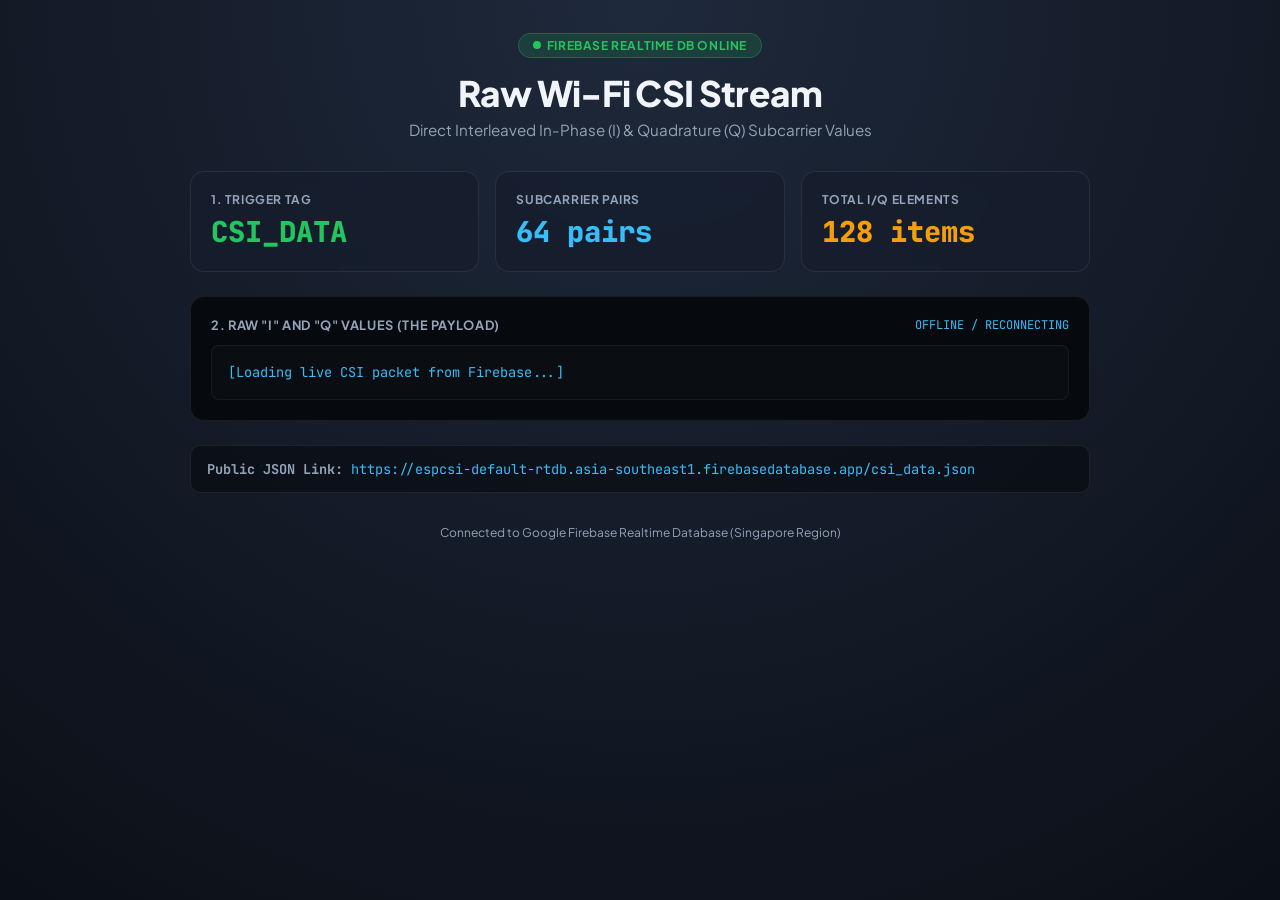
<file: dashboard/live_firebase.html>
<!DOCTYPE html>
<html lang="en">
<head>
  <meta charset="UTF-8">
  <meta name="viewport" content="width=device-width, initial-scale=1.0">
  <title>Room OS — Live Raw CSI & I/Q Stream (Firebase)</title>
  <link rel="preconnect" href="https://fonts.googleapis.com">
  <link rel="preconnect" href="https://fonts.gstatic.com" crossorigin>
  <link href="https://fonts.googleapis.com/css2?family=JetBrains+Mono:wght@400;600;700&family=Plus+Jakarta+Sans:wght@400;600;700;800&display=swap" rel="stylesheet">
  <style>
    :root {
      --bg: #0b0f17;
      --card-bg: rgba(22, 30, 46, 0.75);
      --border: rgba(255, 255, 255, 0.08);
      --cyan: #38bdf8;
      --green: #22c55e;
      --amber: #f59e0b;
      --text: #f1f5f9;
      --dim: #94a3b8;
    }
    * { box-sizing: border-box; margin: 0; padding: 0; }
    body {
      background: radial-gradient(circle at 50% 0%, #1e293b 0%, #0b0f17 100%);
      color: var(--text);
      font-family: 'Plus Jakarta Sans', sans-serif;
      min-height: 100vh;
      display: flex;
      flex-direction: column;
      align-items: center;
      padding: 2rem 1rem;
    }
    .container { width: 100%; max-width: 900px; }
    .header { text-align: center; margin-bottom: 2rem; }
    .badge {
      display: inline-flex;
      align-items: center;
      gap: 6px;
      padding: 4px 14px;
      border-radius: 999px;
      font-size: 0.75rem;
      font-weight: 700;
      letter-spacing: 0.05em;
      text-transform: uppercase;
      background: rgba(34, 197, 94, 0.15);
      color: var(--green);
      border: 1px solid rgba(34, 197, 94, 0.3);
      margin-bottom: 0.75rem;
    }
    .badge::before {
      content: '';
      width: 8px;
      height: 8px;
      border-radius: 50%;
      background: var(--green);
      animation: pulse 1.2s infinite;
    }
    @keyframes pulse { 0%, 100% { opacity: 1; } 50% { opacity: 0.3; } }
    h1 { font-size: 2.2rem; font-weight: 800; letter-spacing: -0.02em; }
    .subtitle { color: var(--dim); font-size: 0.95rem; margin-top: 0.35rem; }

    .grid { display: grid; grid-template-columns: repeat(auto-fit, minmax(240px, 1fr)); gap: 1rem; margin-bottom: 1.5rem; }
    .card {
      background: var(--card-bg);
      border: 1px solid var(--border);
      backdrop-filter: blur(12px);
      border-radius: 14px;
      padding: 1.25rem;
    }
    .card-label { font-size: 0.75rem; font-weight: 700; color: var(--dim); letter-spacing: 0.05em; text-transform: uppercase; }
    .card-value { font-size: 1.8rem; font-weight: 800; margin-top: 0.35rem; font-family: 'JetBrains Mono', monospace; }
    
    /* Code Viewer for Raw I/Q */
    .raw-container {
      background: #06090e;
      border: 1px solid var(--border);
      border-radius: 14px;
      padding: 1.25rem;
      margin-bottom: 1.5rem;
    }
    .raw-header {
      display: flex;
      justify-content: space-between;
      align-items: center;
      margin-bottom: 0.75rem;
    }
    .raw-title { font-size: 0.8rem; font-weight: 700; color: var(--dim); letter-spacing: 0.05em; text-transform: uppercase; }
    .raw-count { font-size: 0.75rem; color: var(--cyan); font-family: 'JetBrains Mono', monospace; }
    .raw-box {
      background: rgba(255,255,255,0.02);
      border: 1px solid rgba(255,255,255,0.05);
      border-radius: 8px;
      padding: 1rem;
      font-family: 'JetBrains Mono', monospace;
      font-size: 0.85rem;
      line-height: 1.6;
      color: #38bdf8;
      max-height: 220px;
      overflow-y: auto;
      word-break: break-all;
    }

    .url-box {
      background: rgba(0,0,0,0.4);
      border: 1px solid var(--border);
      border-radius: 10px;
      padding: 0.85rem 1rem;
      font-size: 0.85rem;
      font-family: 'JetBrains Mono', monospace;
      color: var(--dim);
      word-break: break-all;
    }
    .url-box a { color: var(--cyan); text-decoration: none; }
    .url-box a:hover { text-decoration: underline; }
    .footer { text-align: center; color: var(--dim); font-size: 0.75rem; margin-top: 2rem; }
  </style>
</head>
<body>
  <div class="container">
    <div class="header">
      <div class="badge">FIREBASE REALTIME DB ONLINE</div>
      <h1>Raw Wi-Fi CSI Stream</h1>
      <p class="subtitle">Direct Interleaved In-Phase (I) & Quadrature (Q) Subcarrier Values</p>
    </div>

    <!-- Top Key Metrics -->
    <div class="grid">
      <div class="card">
        <div class="card-label">1. Trigger Tag</div>
        <div class="card-value" id="val-tag" style="color: var(--green);">CSI_DATA</div>
      </div>
      <div class="card">
        <div class="card-label">Subcarrier Pairs</div>
        <div class="card-value" id="val-subcarriers" style="color: var(--cyan);">64 pairs</div>
      </div>
      <div class="card">
        <div class="card-label">Total I/Q Elements</div>
        <div class="card-value" id="val-total-iq" style="color: var(--amber);">128 items</div>
      </div>
    </div>

    <!-- Raw I/Q Payload Box -->
    <div class="raw-container">
      <div class="raw-header">
        <span class="raw-title">2. Raw "I" and "Q" Values (The Payload)</span>
        <span class="raw-count" id="raw-status">STREAMING LIVE</span>
      </div>
      <div class="raw-box" id="raw-payload">
        [Loading live CSI packet from Firebase...]
      </div>
    </div>

    <!-- Public Direct URL Link -->
    <div class="url-box">
      <strong>Public JSON Link:</strong> <a id="link-url" href="https://espcsi-default-rtdb.asia-southeast1.firebasedatabase.app/csi_data.json" target="_blank">https://espcsi-default-rtdb.asia-southeast1.firebasedatabase.app/csi_data.json</a>
    </div>

    <div class="footer">
      Connected to Google Firebase Realtime Database (Singapore Region)
    </div>
  </div>

  <script>
    const DB_URL = "https://espcsi-default-rtdb.asia-southeast1.firebasedatabase.app/csi_data.json";

    async function fetchCSI() {
      try {
        const res = await fetch(DB_URL + '?t=' + Date.now());
        if (!res.ok) return;
        const d = await res.json();
        if (!d) return;

        // 1. Trigger Tag / Sequence
        if (d.tag) {
          document.getElementById('val-tag').textContent = d.tag;
        } else if (d.sequence !== undefined) {
          document.getElementById('val-tag').textContent = `SEQ #${d.sequence}`;
        } else {
          document.getElementById('val-tag').textContent = 'CSI_DATA';
        }

        // 2. Raw I/Q Values (supports both raw_iq and csi_raw schema)
        const iq = d.raw_iq || d.csi_raw;
        if (!iq || !Array.isArray(iq) || iq.length === 0) {
          return;
        }

        document.getElementById('val-total-iq').textContent = `${iq.length} items`;
        document.getElementById('val-subcarriers').textContent = `${Math.floor(iq.length / 2)} pairs`;

        document.getElementById('raw-payload').textContent = JSON.stringify(iq);
        document.getElementById('raw-status').textContent = `LIVE (${iq.length} values)`;
      } catch (e) {
        console.error(e);
        document.getElementById('raw-status').textContent = 'OFFLINE / RECONNECTING';
      }
    }

    setInterval(fetchCSI, 67); // 15 packets per second (~66.7 ms)
    fetchCSI();
  </script>
</body>
</html>
</file>
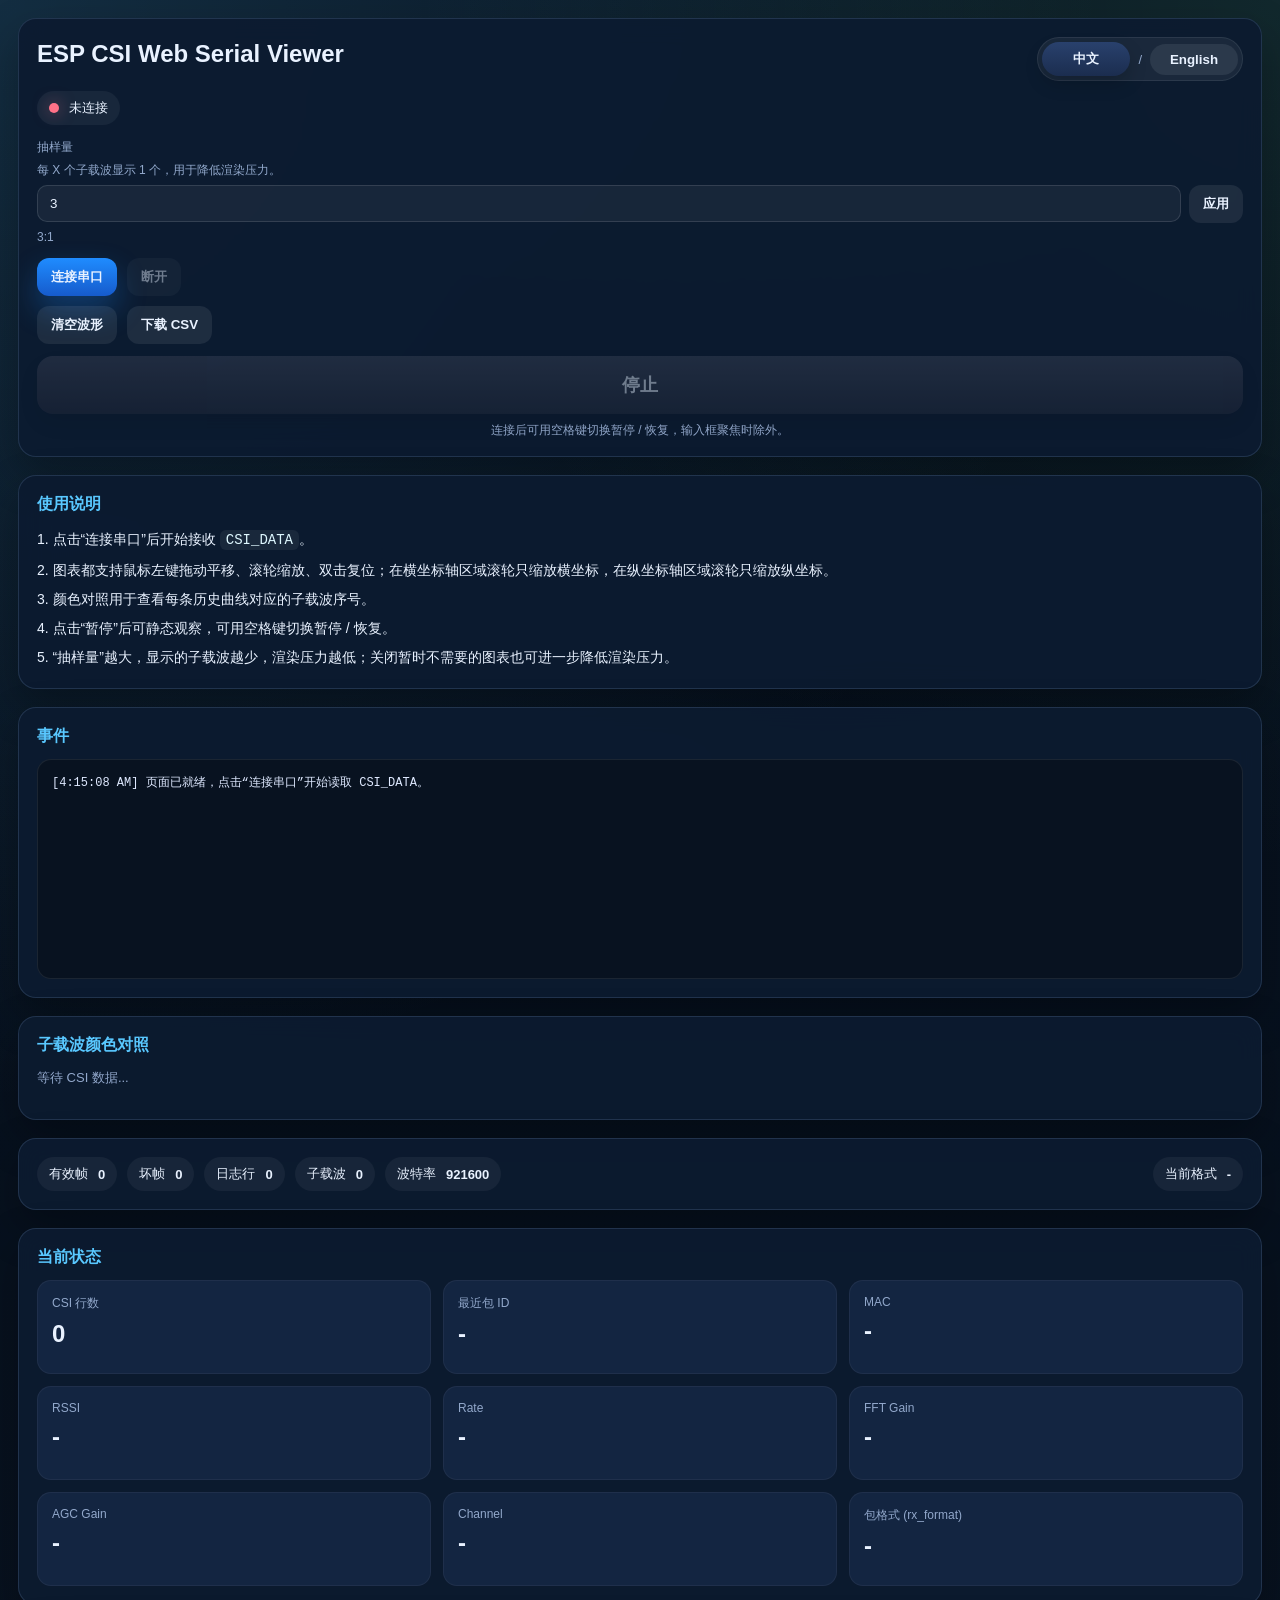
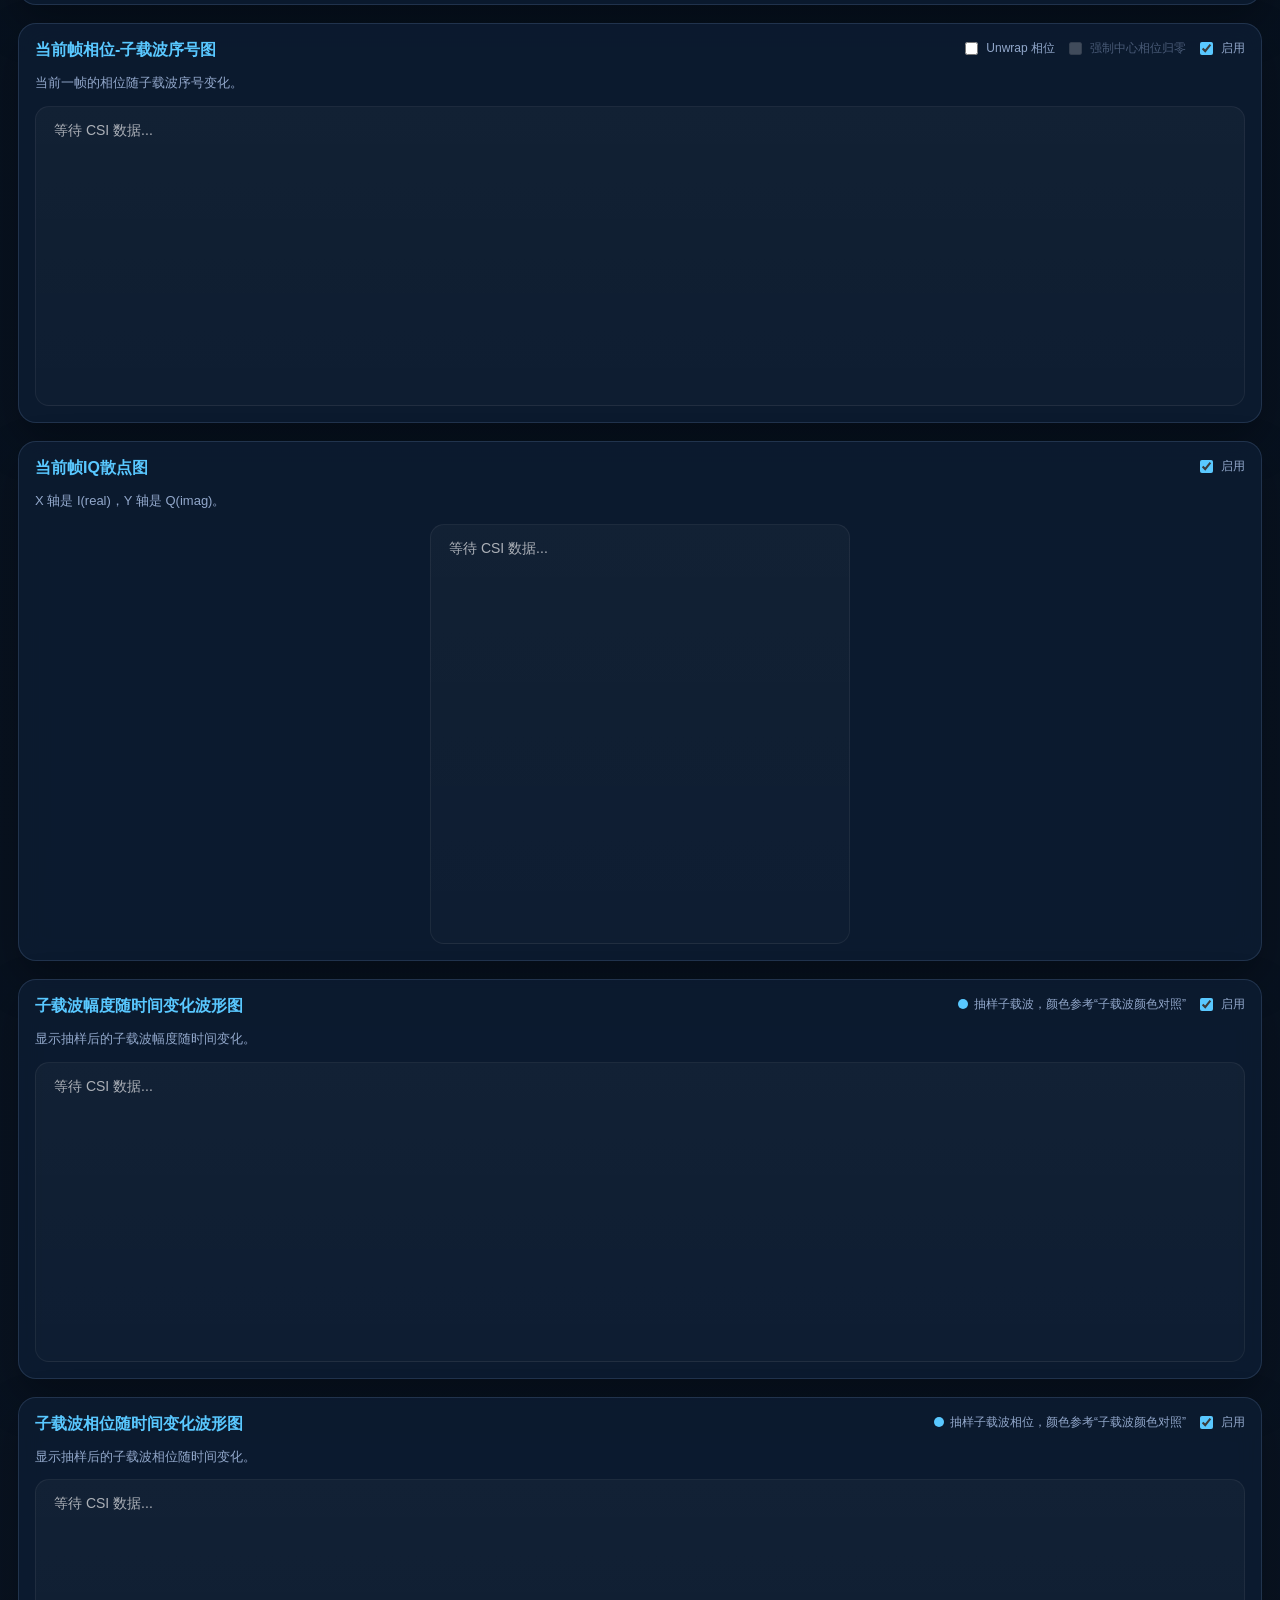
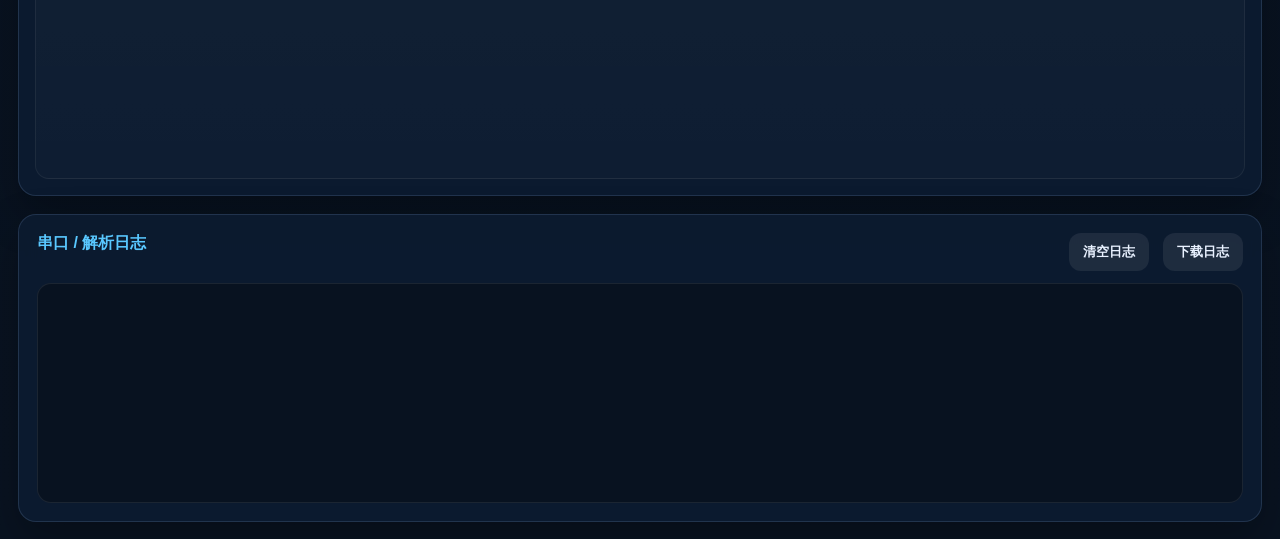
<file: examples/get-started/tools/csi_viewer.html>
<!DOCTYPE html>
<html lang="zh-CN">
<head>
  <meta charset="UTF-8">
  <meta name="viewport" content="width=device-width, initial-scale=1.0">
  <title>ESP CSI Web Serial Viewer</title>
  <style>
    :root {
      --bg: #07111f;
      --bg-soft: #0d1c31;
      --panel: rgba(12, 27, 48, 0.94);
      --panel-2: rgba(20, 38, 67, 0.96);
      --border: rgba(159, 197, 255, 0.15);
      --text: #e9f2ff;
      --muted: #92a8cb;
      --accent: #59c8ff;
      --accent-2: #79ffbb;
      --warn: #ffbe5c;
      --danger: #ff7288;
      --grid: rgba(255, 255, 255, 0.08);
      --shadow: 0 18px 44px rgba(0, 0, 0, 0.28);
    }

    * {
      box-sizing: border-box;
    }

    body {
      margin: 0;
      color: var(--text);
      font-family: "Segoe UI", "PingFang SC", "Microsoft YaHei", sans-serif;
      background:
        radial-gradient(circle at top left, rgba(89, 200, 255, 0.16), transparent 28%),
        radial-gradient(circle at top right, rgba(121, 255, 187, 0.10), transparent 22%),
        linear-gradient(180deg, #06101d 0%, #091321 100%);
    }

    .app {
      max-width: 1680px;
      margin: 0 auto;
      padding: 18px;
      display: grid;
      grid-template-columns: 340px minmax(0, 1fr);
      gap: 18px;
    }

    .sidebar,
    .main {
      display: flex;
      flex-direction: column;
      gap: 18px;
      min-width: 0;
    }

    .panel {
      background: var(--panel);
      border: 1px solid var(--border);
      border-radius: 18px;
      box-shadow: var(--shadow);
      overflow: hidden;
      backdrop-filter: blur(12px);
    }

    .section {
      padding: 18px;
    }

    h1,
    h2,
    h3,
    p {
      margin: 0;
    }

    h1 {
      font-size: 24px;
      margin-bottom: 10px;
    }

    h2 {
      font-size: 16px;
      color: var(--accent);
      margin-bottom: 12px;
    }

    .muted {
      color: var(--muted);
      font-size: 13px;
      line-height: 1.6;
    }

    .status-pill {
      display: inline-flex;
      align-items: center;
      gap: 10px;
      padding: 8px 12px;
      border-radius: 999px;
      background: rgba(255, 255, 255, 0.05);
      font-size: 13px;
    }

    .status-dot {
      width: 10px;
      height: 10px;
      border-radius: 999px;
      background: var(--danger);
      box-shadow: 0 0 16px rgba(255, 114, 136, 0.55);
    }

    .status-dot.connected {
      background: var(--accent-2);
      box-shadow: 0 0 16px rgba(121, 255, 187, 0.6);
    }

    .row,
    .button-row,
    .toolbar {
      display: flex;
      flex-wrap: wrap;
      gap: 10px;
      align-items: center;
    }

    .toolbar {
      justify-content: space-between;
    }

    .lang-switch {
      display: inline-flex;
      align-items: center;
      gap: 8px;
      padding: 4px;
      border-radius: 999px;
      background: rgba(255, 255, 255, 0.06);
      border: 1px solid rgba(255, 255, 255, 0.08);
    }

    .lang-switch button {
      min-width: 88px;
      padding: 8px 12px;
      border-radius: 999px;
      background: transparent;
    }

    .lang-switch button.active {
      background: linear-gradient(180deg, #29416d, #1b2d4f);
      box-shadow: 0 8px 18px rgba(0, 0, 0, 0.18);
    }

    .lang-switch-separator {
      color: var(--muted);
      font-size: 13px;
      user-select: none;
    }

    label {
      display: flex;
      flex-direction: column;
      gap: 6px;
      font-size: 12px;
      color: var(--muted);
    }

    input {
      width: 100%;
      background: rgba(255, 255, 255, 0.05);
      color: var(--text);
      border: 1px solid rgba(255, 255, 255, 0.12);
      border-radius: 10px;
      padding: 10px 12px;
      outline: none;
    }

    input:disabled {
      opacity: 0.75;
      cursor: not-allowed;
    }

    button {
      border: 0;
      border-radius: 12px;
      padding: 10px 14px;
      background: linear-gradient(180deg, #29416d, #1b2d4f);
      color: var(--text);
      font-weight: 600;
      cursor: pointer;
      transition: transform 0.12s ease, opacity 0.12s ease, box-shadow 0.12s ease, filter 0.12s ease;
    }

    button:hover:not(:disabled) {
      transform: translateY(-1px);
    }

    button:active:not(:disabled),
    button.button-pressed:not(:disabled) {
      transform: translateY(1px) scale(0.985);
      filter: brightness(1.08);
      box-shadow: inset 0 2px 10px rgba(0, 0, 0, 0.22);
    }

    button:disabled {
      opacity: 0.45;
      cursor: not-allowed;
    }

    button.secondary {
      background: rgba(255, 255, 255, 0.08);
    }

    button.primary {
      background: linear-gradient(180deg, #1f8cff, #165bcc);
      box-shadow: 0 14px 30px rgba(31, 140, 255, 0.30);
    }

    button.primary:hover:not(:disabled) {
      box-shadow: 0 16px 34px rgba(31, 140, 255, 0.36);
    }

    .control-grid {
      display: grid;
      grid-template-columns: 1fr;
      gap: 12px;
    }

    .stat-grid {
      display: grid;
      grid-template-columns: repeat(5, minmax(0, 1fr));
      gap: 12px;
    }

    .stat-card {
      background: var(--panel-2);
      border-radius: 14px;
      padding: 14px;
      min-height: 94px;
      border: 1px solid rgba(255, 255, 255, 0.05);
    }

    .stat-card .label {
      color: var(--muted);
      font-size: 12px;
      margin-bottom: 8px;
    }

    .stat-card .value {
      font-size: 24px;
      line-height: 1.2;
      font-weight: 700;
      word-break: break-word;
    }

    .chart-grid {
      display: grid;
      grid-template-columns: repeat(2, minmax(0, 1fr));
      gap: 18px;
    }

    .chart-card {
      padding: 16px;
    }

    .chart-card.full {
      grid-column: 1 / -1;
    }

    .chart-head {
      display: flex;
      justify-content: space-between;
      gap: 12px;
      margin-bottom: 12px;
      align-items: flex-start;
    }

    .legend {
      display: flex;
      flex-wrap: wrap;
      gap: 10px;
      justify-content: flex-end;
      color: var(--muted);
      font-size: 12px;
    }

    label.toggle-switch {
      flex-direction: row;
      align-items: center;
      gap: 8px;
      color: var(--muted);
      font-size: 12px;
      cursor: pointer;
      user-select: none;
      white-space: nowrap;
    }

    label.toggle-switch.is-disabled {
      opacity: 0.45;
      cursor: not-allowed;
    }

    label.toggle-switch.is-disabled input {
      cursor: not-allowed;
    }

    label.toggle-switch input {
      width: auto;
      margin: 0;
      padding: 0;
      accent-color: var(--accent);
      cursor: pointer;
    }

    .chart-head-right {
      display: flex;
      align-items: center;
      flex-wrap: wrap;
      gap: 14px;
      justify-content: flex-end;
    }

    .chart-card.chart-disabled canvas {
      display: none;
    }

    .legend-item {
      display: inline-flex;
      align-items: center;
      gap: 6px;
    }

    .legend-dot {
      width: 10px;
      height: 10px;
      border-radius: 999px;
    }

    canvas {
      display: block;
      width: 100%;
      height: 300px;
      background: linear-gradient(180deg, rgba(255, 255, 255, 0.03), rgba(255, 255, 255, 0.015));
      border-radius: 14px;
      border: 1px solid rgba(255, 255, 255, 0.06);
      cursor: grab;
      touch-action: none;
    }

    canvas.dragging {
      cursor: grabbing;
    }

    .square-canvas {
      width: min(100%, 420px);
      height: auto;
      aspect-ratio: 1 / 1;
      margin: 0 auto;
    }

    .field-help {
      color: var(--muted);
      font-size: 12px;
      line-height: 1.4;
    }

    .inline-input-row {
      display: flex;
      align-items: center;
      gap: 8px;
    }

    .inline-input-row input {
      flex: 1 1 auto;
      min-width: 0;
    }

    .inline-input-row button {
      flex: 0 0 auto;
      white-space: nowrap;
    }

    .pause-panel {
      display: flex;
      flex-direction: column;
      gap: 8px;
      margin-top: 12px;
    }

    .pause-btn {
      width: 100%;
      min-height: 58px;
      font-size: 18px;
      font-weight: 700;
      border-radius: 16px;
      letter-spacing: 0.02em;
      box-shadow: 0 14px 30px rgba(0, 0, 0, 0.20);
    }

    .pause-btn.running {
      background: linear-gradient(180deg, #17613f, #0f412b);
    }

    .pause-btn.paused {
      background: linear-gradient(180deg, #8a5121, #5a3314);
    }

    .pause-btn.stopped {
      background: linear-gradient(180deg, #3a4257, #232a3c);
      box-shadow: 0 10px 22px rgba(0, 0, 0, 0.16);
    }

    .pause-hint {
      text-align: center;
    }

    .map-grid {
      display: grid;
      grid-template-columns: repeat(auto-fill, minmax(92px, 1fr));
      gap: 8px;
      max-height: 520px;
      overflow: auto;
    }

    .map-item {
      display: inline-flex;
      align-items: center;
      gap: 8px;
      padding: 8px 10px;
      border-radius: 10px;
      background: rgba(255, 255, 255, 0.05);
      border: 1px solid rgba(255, 255, 255, 0.06);
      font-size: 12px;
      color: var(--text);
    }

    .map-dot {
      width: 12px;
      height: 12px;
      border-radius: 999px;
      flex: 0 0 auto;
    }

    pre {
      margin: 0;
      background: #081220;
      color: #dfe9ff;
      border: 1px solid rgba(255, 255, 255, 0.08);
      border-radius: 14px;
      padding: 14px;
      font-size: 12px;
      line-height: 1.55;
      white-space: pre-wrap;
      word-break: break-word;
      overflow: auto;
    }

    .log-box {
      min-height: 220px;
      max-height: 340px;
    }

    .footer-note {
      color: var(--muted);
      font-size: 12px;
      line-height: 1.7;
    }

    .usage-guide {
      color: var(--text);
      font-size: 14px;
      line-height: 1.8;
    }

    .usage-guide > div + div {
      margin-top: 4px;
    }

    .footer-note code,
    .muted code,
    .usage-guide code {
      color: #dff8ff;
      background: rgba(255, 255, 255, 0.06);
      padding: 2px 6px;
      border-radius: 6px;
    }

    @media (max-width: 1280px) {
      .app {
        grid-template-columns: 1fr;
      }

      .stat-grid {
        grid-template-columns: repeat(3, minmax(0, 1fr));
      }

      .chart-grid {
        grid-template-columns: 1fr;
      }
    }

    @media (max-width: 760px) {
      .control-grid,
      .stat-grid {
        grid-template-columns: 1fr;
      }
    }
  </style>
</head>
<body>
  <div class="app">
    <aside class="sidebar">
      <section class="panel section">
        <div class="toolbar" style="margin-bottom: 10px;">
          <h1 id="appTitle">ESP CSI Web Serial Viewer</h1>
          <div class="lang-switch" aria-label="Language switch">
            <button id="langZhBtn" type="button" class="secondary active">中文</button>
            <span class="lang-switch-separator">/</span>
            <button id="langEnBtn" type="button" class="secondary">English</button>
          </div>
        </div>
        <div class="status-pill">
          <span id="statusDot" class="status-dot"></span>
          <span id="statusText">未连接</span>
        </div>
        <div style="height: 14px;"></div>
        <div class="control-grid">
          <label>
            <span id="sampleStrideLabel">抽样量</span>
            <span id="sampleStrideDesc" class="field-help">每 X 个子载波显示 1 个，用于降低渲染压力。</span>
            <div class="inline-input-row">
              <input id="sampleStrideInput" type="number" value="3" step="1" min="1">
              <button id="applySampleStrideBtn" type="button" class="secondary">应用</button>
            </div>
            <span id="sampleRatioHelp" class="field-help">3:1</span>
          </label>
        </div>
        <div style="height: 12px;"></div>
        <div class="button-row">
          <button id="connectBtn" class="primary">连接串口</button>
          <button id="disconnectBtn" class="secondary" disabled>断开</button>
        </div>
        <div style="height: 10px;"></div>
        <div class="button-row">
          <button id="clearChartsBtn" class="secondary">清空波形</button>
          <button id="downloadCsvBtn" class="secondary">下载 CSV</button>
        </div>
        <div class="pause-panel">
          <button id="pauseUiBtn" class="pause-btn stopped" type="button" disabled>停止</button>
          <div id="pauseHint" class="field-help pause-hint">连接后可用空格键切换暂停 / 恢复，输入框聚焦时除外。</div>
        </div>
      </section>

      <section class="panel section">
        <h2 id="usageGuideTitle">使用说明</h2>
        <div id="usageGuideBody" class="usage-guide"></div>
      </section>

      <section class="panel section">
        <h2 id="eventTitle">事件</h2>
        <pre id="eventLog" class="log-box"></pre>
      </section>

      <section class="panel section">
        <h2 id="colorMapTitle">子载波颜色对照</h2>
        <div id="colorMapDesc" class="muted" style="margin-bottom: 12px;"></div>
        <div id="subcarrierColorMap" class="map-grid"></div>
      </section>
    </aside>

    <main class="main">
      <section class="panel section">
        <div class="toolbar">
          <div class="row">
            <div id="validCountPill" class="status-pill"><span id="validCountLabel">有效帧</span><strong id="validCountText">0</strong></div>
            <div class="status-pill"><span id="invalidCountLabel">坏帧</span><strong id="invalidCountText">0</strong></div>
            <div class="status-pill"><span id="logCountLabel">日志行</span><strong id="logCountText">0</strong></div>
            <div class="status-pill"><span id="subcarrierCountLabel">子载波</span><strong id="subcarrierCountText">0</strong></div>
            <div class="status-pill"><span id="baudRateLabel">波特率</span><strong id="baudRateText">921600</strong></div>
          </div>
          <div class="status-pill"><span id="formatLabel">当前格式</span><strong id="formatText">-</strong></div>
        </div>
      </section>

      <section class="panel section">
        <h2 id="currentStateTitle">当前状态</h2>
        <div id="statGrid" class="stat-grid"></div>
      </section>

      <section class="chart-grid">
        <section id="phaseChartCard" class="panel chart-card">
          <div class="chart-head">
            <div>
              <h2 id="phaseChartTitle">当前帧相位-子载波序号图</h2>
              <p id="phaseChartDesc" class="muted">对应 Python 窗口里的 <code>Phase Data - Last Frame</code>。</p>
            </div>
            <div class="chart-head-right">
              <label class="toggle-switch">
                <input id="phaseUnwrapToggle" type="checkbox">
                <span id="phaseUnwrapLabel">Unwrap</span>
              </label>
              <label class="toggle-switch">
                <input id="phaseCenterZeroToggle" type="checkbox">
                <span id="phaseCenterZeroLabel">强制中心相位归零</span>
              </label>
              <label class="toggle-switch">
                <input id="phaseChartEnableToggle" type="checkbox" checked>
                <span class="chart-enable-label">启用</span>
              </label>
            </div>
          </div>
          <canvas id="phaseCanvas" width="1200" height="300"></canvas>
        </section>

        <section id="iqChartCard" class="panel chart-card">
          <div class="chart-head">
            <div>
              <h2 id="iqChartTitle">当前帧IQ散点图</h2>
              <p id="iqChartDesc" class="muted">X 轴是 I(real)，Y 轴是 Q(imag)。</p>
            </div>
            <div class="chart-head-right">
              <label class="toggle-switch">
                <input id="iqChartEnableToggle" type="checkbox" checked>
                <span class="chart-enable-label">启用</span>
              </label>
            </div>
          </div>
          <canvas id="iqCanvas" class="square-canvas" width="600" height="600"></canvas>
        </section>

        <section id="amplitudeChartCard" class="panel chart-card full">
          <div class="chart-head">
            <div>
              <h2 id="amplitudeChartTitle">子载波幅度随时间变化波形图</h2>
              <p id="amplitudeChartDesc" class="muted">每条曲线对应一个子载波，另外保留 AGC / FFT 轨迹。</p>
            </div>
            <div class="chart-head-right">
              <div id="amplitudeLegend" class="legend"></div>
              <label class="toggle-switch">
                <input id="amplitudeChartEnableToggle" type="checkbox" checked>
                <span class="chart-enable-label">启用</span>
              </label>
            </div>
          </div>
          <canvas id="amplitudeCanvas" width="1600" height="300"></canvas>
        </section>

        <section id="phaseHistoryChartCard" class="panel chart-card full">
          <div class="chart-head">
            <div>
              <h2 id="phaseHistoryChartTitle">子载波相位随时间变化波形图</h2>
              <p id="phaseHistoryChartDesc" class="muted">每条曲线对应一个子载波的 phase(time)。</p>
            </div>
            <div class="chart-head-right">
              <div id="phaseLegend" class="legend"></div>
              <label class="toggle-switch">
                <input id="phaseHistoryChartEnableToggle" type="checkbox" checked>
                <span class="chart-enable-label">启用</span>
              </label>
            </div>
          </div>
          <canvas id="phaseHistoryCanvas" width="1600" height="300"></canvas>
        </section>
      </section>

      <section class="panel section">
        <div class="chart-head">
          <div>
            <h2 id="serialLogTitle">串口 / 解析日志</h2>
          </div>
          <div class="chart-head-right">
            <button id="clearLogsBtn" class="secondary">清空日志</button>
            <button id="downloadLogBtn" class="secondary">下载日志</button>
          </div>
        </div>
        <pre id="serialLog" class="log-box"></pre>
      </section>
    </main>
  </div>

  <script>
    const DATA_COLUMNS_NAMES_C5C6 = [
      "type", "id", "mac", "rssi", "rate", "noise_floor", "fft_gain", "agc_gain",
      "channel", "local_timestamp", "sig_len", "rx_format", "len", "first_word", "data"
    ];
    const DATA_COLUMNS_NAMES = [
      "type", "id", "mac", "rssi", "rate", "sig_mode", "mcs", "bandwidth", "smoothing",
      "not_sounding", "aggregation", "stbc", "fec_coding", "sgi", "noise_floor",
      "ampdu_cnt", "channel", "secondary_channel", "local_timestamp", "ant",
      "sig_len", "rx_format", "len", "first_word", "data"
    ];
    const DATA_COLUMNS_NAMES_SHORT = ["type", "mac", "len", "first_word", "data"];
    const CSI_PREFIX = "CSI_DATA";
    const MAX_HISTORY_FRAMES = 1000;
    const DEFAULT_HISTORY_WINDOW_SIZE = 200;
    const MAX_EVENT_LINES = 80;
    const MAX_LOG_LINES = 500;
    const MAX_LOG_CHARS = 160000;
    const RENDER_INTERVAL_MS = 80;
    const I18N = {
      zh: {
        pageTitle: "ESP CSI Web Serial Viewer",
        appTitle: "ESP CSI Web Serial Viewer",
        introText: "用浏览器直接替代 <code>csi_data_read_parse.py</code>: 连接串口、校验 <code>CSI_DATA</code>、实时画图，并导出 CSV / 日志。",
        langToggle: "English",
        statusConnected: "已连接",
        statusDisconnected: "未连接",
        baudRateLabel: "波特率",
        sampleStrideLabel: "抽样量",
        sampleStrideDesc: "每 X 个子载波显示 1 个，用于降低渲染压力。",
        applySampleStrideBtn: "应用",
        pauseUiBtn: "暂停",
        resumeUiBtn: "恢复",
        stopUiBtn: "停止",
        pauseHint: "连接后可用空格键切换暂停 / 恢复，输入框聚焦时除外。",
        connectBtn: "连接串口",
        disconnectBtn: "断开",
        clearChartsBtn: "清空波形",
        clearLogsBtn: "清空日志",
        downloadCsvBtn: "下载 CSV",
        downloadLogBtn: "下载日志",
        eventTitle: "事件",
        colorMapTitle: "子载波颜色对照",
        colorMapDesc: "显示当前绘制的子载波序号与颜色对照，抽样比 {ratio}，共显示 {shown}/{total} 个。",
        colorMapEmpty: "等待 CSI 数据...",
        usageGuideTitle: "使用说明",
        usageGuideBody: "<div>1. 点击“连接串口”后开始接收 <code>CSI_DATA</code>。</div><div>2. 图表都支持鼠标左键拖动平移、滚轮缩放、双击复位；在横坐标轴区域滚轮只缩放横坐标，在纵坐标轴区域滚轮只缩放纵坐标。</div><div>3. 颜色对照用于查看每条历史曲线对应的子载波序号。</div><div>4. 点击“暂停”后可静态观察，可用空格键切换暂停 / 恢复。</div><div>5. “抽样量”越大，显示的子载波越少，渲染压力越低；关闭暂时不需要的图表也可进一步降低渲染压力。</div>",
        validCountLabel: "有效帧",
        invalidCountLabel: "坏帧",
        logCountLabel: "日志行",
        subcarrierCountLabel: "子载波",
        formatLabel: "当前格式",
        currentStateTitle: "当前状态",
        phaseChartTitle: "当前帧相位-子载波序号图",
        phaseChartDesc: "当前一帧的相位随子载波序号变化。",
        phaseUnwrapLabel: "Unwrap 相位",
        phaseCenterZeroLabel: "强制中心相位归零",
        chartEnableLabel: "启用",
        iqChartTitle: "当前帧IQ散点图",
        iqChartDesc: "X 轴是 I(real)，Y 轴是 Q(imag)。",
        amplitudeChartTitle: "子载波幅度随时间变化波形图",
        amplitudeChartDesc: "显示抽样后的子载波幅度随时间变化。",
        phaseHistoryChartTitle: "子载波相位随时间变化波形图",
        phaseHistoryChartDesc: "显示抽样后的子载波相位随时间变化。",
        serialLogTitle: "串口 / 解析日志",
        legendAgc: "AGC Gain",
        legendFft: "FFT Gain",
        legendSubcarrier: "抽样子载波，颜色参考“子载波颜色对照”",
        legendPhaseHistory: "抽样子载波相位，颜色参考“子载波颜色对照”",
        statTotalLines: "串口行数",
        statCsiLines: "CSI 行数",
        statLatestPacketId: "最近包 ID",
        statMac: "MAC",
        statRssi: "RSSI",
        statRate: "Rate",
        statFftGain: "FFT Gain",
        statAgcGain: "AGC Gain",
        statChannel: "Channel",
        statRxFormat: "包格式 (rx_format)",
        emptyWaiting: "等待 CSI 数据...",
        emptyNoData: "暂无可绘制数据",
        emptyNoIq: "暂无 IQ 点",
        eventReady: "页面已就绪，点击“连接串口”开始读取 CSI_DATA。",
        eventUnsupported: "当前浏览器不支持 Web Serial，请使用 Chrome 或 Edge。",
        eventConnectSuccess: "串口已连接，波特率 {baudRate}",
        eventConnectFailed: "连接失败: {message}",
        eventDisconnected: "串口已断开",
        eventReadError: "串口读取结束: {message}",
        eventReadEnded: "串口读取已结束",
        eventClearedCharts: "已清空波形缓存和 CSV 缓存",
        eventClearedLogs: "已清空日志",
        eventNoCsv: "当前没有可导出的 CSI 数据",
        eventCsvExported: "已导出 csi_data.csv，共 {count} 条",
        eventNoLog: "当前没有可导出的日志",
        eventLogExported: "已导出 csi_data_log.txt",
        eventSampleStrideApplied: "已应用抽样量 {stride}:1",
        eventUiPaused: "已暂停界面更新",
        eventUiResumed: "已恢复界面更新",
        parseElementCount: "字段数量不匹配",
        parseInvalidLen: "len 字段无效",
        parseDataIncomplete: "data 字段不完整",
        parseDataNotArray: "data 不是数组",
        parseLenMismatch: "len 与 data 长度不一致"
      },
      en: {
        pageTitle: "ESP CSI Web Serial Viewer",
        appTitle: "ESP CSI Web Serial Viewer",
        introText: "Browser replacement for <code>csi_data_read_parse.py</code>: connect serial, validate <code>CSI_DATA</code>, render charts in real time, and export CSV / logs.",
        langToggle: "中文",
        statusConnected: "Connected",
        statusDisconnected: "Disconnected",
        baudRateLabel: "Baud Rate",
        sampleStrideLabel: "Sampling",
        sampleStrideDesc: "Show 1 of every X subcarriers to reduce rendering load.",
        applySampleStrideBtn: "Apply",
        pauseUiBtn: "Pause",
        resumeUiBtn: "Resume",
        stopUiBtn: "Stopped",
        pauseHint: "After connecting, press Space to toggle pause / resume, except when an input is focused.",
        connectBtn: "Connect",
        disconnectBtn: "Disconnect",
        clearChartsBtn: "Clear Charts",
        clearLogsBtn: "Clear Logs",
        downloadCsvBtn: "Download CSV",
        downloadLogBtn: "Download Log",
        eventTitle: "Events",
        colorMapTitle: "Subcarrier Color Map",
        colorMapDesc: "Color to subcarrier index mapping for rendered traces. Sampling ratio {ratio}, showing {shown}/{total}.",
        colorMapEmpty: "Waiting for CSI data...",
        usageGuideTitle: "Usage Guide",
        usageGuideBody: "<div>1. Click Connect to start receiving <code>CSI_DATA</code>.</div><div>2. Charts support left-drag to pan, mouse wheel to zoom, and double-click to reset; scrolling over the X axis zooms horizontally only, scrolling over the Y axis zooms vertically only.</div><div>3. Use the color map to match each history trace to its subcarrier index.</div><div>4. After pausing you can inspect a frozen snapshot; press Space to toggle pause / resume.</div><div>5. A larger sampling value shows fewer subcarriers and reduces rendering load; disable charts you don't need to reduce it further.</div>",
        validCountLabel: "Valid",
        invalidCountLabel: "Invalid",
        logCountLabel: "Log Lines",
        subcarrierCountLabel: "Subcarriers",
        formatLabel: "Format",
        currentStateTitle: "Current State",
        phaseChartTitle: "Current Frame Phase vs Subcarrier Index",
        phaseChartDesc: "Phase of the current frame against subcarrier index.",
        phaseUnwrapLabel: "Unwrap phase",
        phaseCenterZeroLabel: "Force center phase = 0",
        chartEnableLabel: "Enable",
        iqChartTitle: "Current Frame IQ Scatter Plot",
        iqChartDesc: "X axis is I(real), Y axis is Q(imag).",
        amplitudeChartTitle: "Subcarrier Amplitude Waveform Over Time",
        amplitudeChartDesc: "Shows sampled subcarrier amplitude over time.",
        phaseHistoryChartTitle: "Subcarrier Phase Waveform Over Time",
        phaseHistoryChartDesc: "Shows sampled subcarrier phase over time.",
        serialLogTitle: "Serial / Parser Log",
        legendAgc: "AGC Gain",
        legendFft: "FFT Gain",
        legendSubcarrier: "Sampled subcarriers, colors refer to Subcarrier Color Map",
        legendPhaseHistory: "Sampled subcarrier phase, colors refer to Subcarrier Color Map",
        statTotalLines: "Serial Lines",
        statCsiLines: "CSI Lines",
        statLatestPacketId: "Latest Packet ID",
        statMac: "MAC",
        statRssi: "RSSI",
        statRate: "Rate",
        statFftGain: "FFT Gain",
        statAgcGain: "AGC Gain",
        statChannel: "Channel",
        statRxFormat: "Rx Format",
        emptyWaiting: "Waiting for CSI data...",
        emptyNoData: "No data to render",
        emptyNoIq: "No IQ points",
        eventReady: "Page is ready. Click Connect to start reading CSI_DATA.",
        eventUnsupported: "Web Serial is not supported. Please use Chrome or Edge.",
        eventConnectSuccess: "Serial connected, baud rate {baudRate}",
        eventConnectFailed: "Connection failed: {message}",
        eventDisconnected: "Serial disconnected",
        eventReadError: "Serial read ended: {message}",
        eventReadEnded: "Serial read loop ended",
        eventClearedCharts: "Waveform cache and CSV cache cleared",
        eventClearedLogs: "Logs cleared",
        eventNoCsv: "No CSI data to export",
        eventCsvExported: "Exported csi_data.csv with {count} rows",
        eventNoLog: "No logs to export",
        eventLogExported: "Exported csi_data_log.txt",
        eventSampleStrideApplied: "Applied sampling ratio {stride}:1",
        eventUiPaused: "UI updates paused",
        eventUiResumed: "UI updates resumed",
        parseElementCount: "Field count mismatch",
        parseInvalidLen: "Invalid len field",
        parseDataIncomplete: "Incomplete data field",
        parseDataNotArray: "Data is not an array",
        parseLenMismatch: "len does not match data size"
      }
    };

    const state = {
      port: null,
      reader: null,
      connected: false,
      disconnecting: false,
      frames: [],
      csvLines: [],
      csvHeader: null,
      logEntries: [],
      eventEntries: [],
      stats: {
        totalLines: 0,
        csiLines: 0,
        validFrames: 0,
        invalidFrames: 0,
      },
      appliedSampleStride: 3,
      uiPaused: false,
      currentFormat: "-",
      subcarrierColors: [],
      renderTimer: null,
      lastMeta: null,
      language: "zh",
      chartViews: null,
      activeChartDrag: null,
      chartRenderPending: false,
      pausedSnapshot: null,
      phaseUnwrap: false,
      phaseCenterZero: false,
      chartEnabled: {
        phase: true,
        iq: true,
        amplitude: true,
        phaseHistory: true,
      },
    };

    const statusDot = document.getElementById("statusDot");
    const statusText = document.getElementById("statusText");
    const sampleStrideInput = document.getElementById("sampleStrideInput");
    const sampleRatioHelp = document.getElementById("sampleRatioHelp");
    const baudRateText = document.getElementById("baudRateText");
    const pauseUiBtn = document.getElementById("pauseUiBtn");
    const pauseHint = document.getElementById("pauseHint");
    const validCountPill = document.getElementById("validCountPill");
    const validCountText = document.getElementById("validCountText");
    const invalidCountText = document.getElementById("invalidCountText");
    const logCountText = document.getElementById("logCountText");
    const subcarrierCountText = document.getElementById("subcarrierCountText");
    const formatText = document.getElementById("formatText");
    const statGrid = document.getElementById("statGrid");
    const eventLog = document.getElementById("eventLog");
    const serialLog = document.getElementById("serialLog");
    const subcarrierColorMap = document.getElementById("subcarrierColorMap");
    const amplitudeLegend = document.getElementById("amplitudeLegend");
    const phaseLegend = document.getElementById("phaseLegend");
    const phaseUnwrapToggle = document.getElementById("phaseUnwrapToggle");
    const phaseCenterZeroToggle = document.getElementById("phaseCenterZeroToggle");
    const chartToggleConfigs = [
      { key: "phase", cardId: "phaseChartCard", inputId: "phaseChartEnableToggle", viewKey: "phase" },
      { key: "iq", cardId: "iqChartCard", inputId: "iqChartEnableToggle", viewKey: "iq" },
      { key: "amplitude", cardId: "amplitudeChartCard", inputId: "amplitudeChartEnableToggle", viewKey: "amplitude" },
      { key: "phaseHistory", cardId: "phaseHistoryChartCard", inputId: "phaseHistoryChartEnableToggle", viewKey: "phaseHistory" },
    ];

    const phaseCanvas = document.getElementById("phaseCanvas");
    const iqCanvas = document.getElementById("iqCanvas");
    const amplitudeCanvas = document.getElementById("amplitudeCanvas");
    const phaseHistoryCanvas = document.getElementById("phaseHistoryCanvas");

    function createChartViewport(canvas) {
      return {
        canvas,
        xActive: false,
        yActive: false,
        xMin: null,
        xMax: null,
        yMin: null,
        yMax: null,
        plotRect: null,
        baseDomain: null,
        currentDomain: null,
        freeX: false,
        xPartner: null,
      };
    }

    state.chartViews = {
      phase: createChartViewport(phaseCanvas),
      iq: createChartViewport(iqCanvas),
      amplitude: createChartViewport(amplitudeCanvas),
      phaseHistory: createChartViewport(phaseHistoryCanvas),
    };
    state.chartViews.amplitude.freeX = true;
    state.chartViews.phaseHistory.freeX = true;
    state.chartViews.amplitude.xPartner = state.chartViews.phaseHistory;
    state.chartViews.phaseHistory.xPartner = state.chartViews.amplitude;

    function t(key, vars = {}) {
      const messages = I18N[state.language] || I18N.zh;
      const template = messages[key] ?? key;
      return template.replace(/\{(\w+)\}/g, (_, name) => String(vars[name] ?? ""));
    }

    function createPausedSnapshot() {
      return {
        frames: state.frames.slice(),
        lastMeta: state.lastMeta ? { ...state.lastMeta } : null,
        subcarrierColors: state.subcarrierColors.slice(),
        currentFormat: state.currentFormat,
        stats: { ...state.stats },
      };
    }

    function getDisplaySource() {
      return state.uiPaused && state.pausedSnapshot ? state.pausedSnapshot : state;
    }

    function stringifyEntry(entry) {
      if (!entry) {
        return "";
      }
      if (entry.type === "raw") {
        return entry.text;
      }
      return t(entry.key, entry.vars);
    }

    function renderEventLog(force = false) {
      void force;
      eventLog.textContent = state.eventEntries.map((entry) => {
        const text = stringifyEntry(entry);
        return entry?.vars?.ts ? "[" + entry.vars.ts + "] " + text : text;
      }).join("\n");
    }

    function trimLogEntries() {
      let rendered = state.logEntries.map(stringifyEntry).join("\n");
      while (state.logEntries.length > MAX_LOG_LINES || rendered.length > MAX_LOG_CHARS) {
        state.logEntries.shift();
        rendered = state.logEntries.map(stringifyEntry).join("\n");
      }
    }

    function renderSerialLog(force = false) {
      if (state.uiPaused && !force) {
        return;
      }
      const text = state.logEntries.map(stringifyEntry).join("\n");
      serialLog.textContent = text;
      serialLog.scrollTop = serialLog.scrollHeight;
      logCountText.textContent = String(state.logEntries.length);
    }

    function addEvent(key, vars = {}) {
      const ts = new Date().toLocaleTimeString();
      state.eventEntries.unshift({ type: "i18n", key, vars: { ...vars, ts } });
      while (state.eventEntries.length > MAX_EVENT_LINES) {
        state.eventEntries.pop();
      }
      renderEventLog();
    }

    function appendLogRaw(text) {
      if (!text) {
        return;
      }
      state.logEntries.push({ type: "raw", text });
      trimLogEntries();
      renderSerialLog();
    }

    function appendLogI18n(key, vars = {}) {
      state.logEntries.push({ type: "i18n", key, vars });
      trimLogEntries();
      renderSerialLog();
    }

    function appendBadFrame(reason, line) {
      appendLogI18n(reason);
      appendLogRaw(line);
      state.stats.invalidFrames += 1;
      scheduleRender();
    }

    function setConnected(connected) {
      state.connected = connected;
      statusDot.classList.toggle("connected", connected);
      statusText.textContent = connected ? t("statusConnected") : t("statusDisconnected");
      document.getElementById("connectBtn").disabled = connected;
      document.getElementById("disconnectBtn").disabled = !connected;
      updatePauseButton();
    }

    function getInputSampleStride() {
      const value = Number.parseInt(sampleStrideInput.value, 10);
      return Number.isFinite(value) && value >= 1 ? value : 3;
    }

    function getSampleRatioText() {
      return String(state.appliedSampleStride) + ":1";
    }

    function getDisplayedCarrierIndices(count) {
      const stride = state.appliedSampleStride;
      const indices = [];
      for (let i = 0; i < count; i += stride) {
        indices.push(i);
      }
      if (indices.length === 0 && count > 0) {
        indices.push(0);
      }
      return indices;
    }

    function trimHistory() {
      while (state.frames.length > MAX_HISTORY_FRAMES) {
        state.frames.shift();
      }
    }

    function escapeCsvField(value) {
      const text = String(value ?? "");
      if (text.includes(",") || text.includes("\"") || text.includes("\n")) {
        return "\"" + text.replace(/"/g, "\"\"") + "\"";
      }
      return text;
    }

    function downloadText(filename, content, mimeType) {
      const blob = new Blob([content], { type: mimeType });
      const url = URL.createObjectURL(blob);
      const anchor = document.createElement("a");
      anchor.href = url;
      anchor.download = filename;
      anchor.style.display = "none";
      document.body.appendChild(anchor);
      anchor.click();
      setTimeout(() => {
        anchor.remove();
        URL.revokeObjectURL(url);
      }, 0);
    }

    function pulseButton(button) {
      if (!(button instanceof HTMLButtonElement) || button.disabled) {
        return;
      }
      button.classList.remove("button-pressed");
      void button.offsetWidth;
      button.classList.add("button-pressed");
      window.setTimeout(() => {
        button.classList.remove("button-pressed");
      }, 140);
    }

    function parseCsvLine(line) {
      const result = [];
      let current = "";
      let inQuotes = false;

      for (let i = 0; i < line.length; i += 1) {
        const ch = line[i];
        if (ch === "\"") {
          if (inQuotes && line[i + 1] === "\"") {
            current += "\"";
            i += 1;
          } else {
            inQuotes = !inQuotes;
          }
          continue;
        }
        if (ch === "," && !inQuotes) {
          result.push(current);
          current = "";
          continue;
        }
        current += ch;
      }
      result.push(current);
      return result;
    }

    function detectHeader(columns) {
      if (columns.length === DATA_COLUMNS_NAMES.length) {
        return { header: DATA_COLUMNS_NAMES, format: "legacy/full" };
      }
      if (columns.length === DATA_COLUMNS_NAMES_C5C6.length) {
        return { header: DATA_COLUMNS_NAMES_C5C6, format: "c5/c6" };
      }
      if (columns.length === DATA_COLUMNS_NAMES_SHORT.length) {
        return { header: DATA_COLUMNS_NAMES_SHORT, format: "short" };
      }
      return null;
    }

    function interpolateColor(start, end, value, min, max) {
      if (max <= min) {
        return "rgb(" + end.join(",") + ")";
      }
      const ratio = (value - min) / (max - min);
      const rgb = start.map((channel, index) => {
        return Math.round(channel + (end[index] - channel) * ratio);
      });
      return "rgb(" + rgb.join(",") + ")";
    }

    /**
     * Tone bands vs subcarrier index (count = CSI len / 2). Ranges follow esp-radar csi_sub_carrier_table.c byte spans / 2 where applicable.
     */
    function buildSubcarrierColors(count) {
      const rules = new Map([
        [26, { red: [0, 12], green: [13, 25] }],
        [53, { red: [0, 25], green: [27, 52] }],
        [57, { red: [0, 27], green: [29, 56] }],
        [64, { red: [0, 31], green: [32, 63] }],
        [114, { red: [0, 28], green: [29, 56], yellow: [57, 113] }],
        [117, { red: [0, 28], green: [29, 56], yellow: [60, 116] }],
        [128, { red: [0, 31], green: [32, 63], yellow: [64, 127] }],
        // ESP32/S2/S3/C3: HT20 + STBC, secondary below/above, total_bytes=380（csi_sub_carrier_table.c）
        [190, { red: [6, 31], green: [33, 58], yellow: [66, 184] }],
        [192, { red: [0, 63], green: [64, 127], yellow: [128, 191] }],
        // ESP32C5/C61: HT40 + STBC, total_bytes=468
        [234, { red: [0, 56], green: [60, 116], yellow: [117, 233] }],
        [245, { red: [0, 61], green: [62, 122], yellow: [123, 244] }],
        [256, { red: [0, 63], green: [64, 127], yellow: [128, 255] }],
        // ESP32/S2/S3/C3: HT40 + STBC, secondary below/above, total_bytes=612
        [306, { red: [0, 101], green: [102, 203], yellow: [204, 305] }],
      ]);
      const rule = rules.get(count);
      const colors = [];
      const neutral = "rgb(200,200,200)";

      if (!rule) {
        const first = Math.max(0, Math.floor(count / 2) - 1);
        for (let i = 0; i < count; i += 1) {
          if (i <= first) {
            colors.push(interpolateColor([70, 10, 10], [255, 70, 70], i, 0, Math.max(first, 1)));
          } else {
            colors.push(interpolateColor([10, 70, 20], [70, 255, 120], i, first + 1, Math.max(count - 1, first + 1)));
          }
        }
        return colors;
      }

      for (let i = 0; i < count; i += 1) {
        if (rule.red && i >= rule.red[0] && i <= rule.red[1]) {
          colors.push(interpolateColor([60, 0, 0], [255, 80, 80], i, rule.red[0], rule.red[1]));
        } else if (rule.green && i >= rule.green[0] && i <= rule.green[1]) {
          colors.push(interpolateColor([0, 80, 20], [50, 255, 140], i, rule.green[0], rule.green[1]));
        } else if (rule.yellow && i >= rule.yellow[0] && i <= rule.yellow[1]) {
          colors.push(interpolateColor([60, 60, 0], [0, 255, 255], i, rule.yellow[0], rule.yellow[1]));
        } else {
          colors.push(neutral);
        }
      }
      return colors;
    }

    function numberOrNaN(value) {
      const num = Number(value);
      return Number.isFinite(num) ? num : Number.NaN;
    }

    function extractMeta(columns, format) {
      if (format === "c5/c6") {
        return {
          id: columns[1] ?? "-",
          mac: columns[2] ?? "-",
          rssi: columns[3] ?? "-",
          rate: columns[4] ?? "-",
          noiseFloor: columns[5] ?? "-",
          fftGain: columns[6] ?? "-",
          agcGain: columns[7] ?? "-",
          channel: columns[8] ?? "-",
          localTimestamp: columns[9] ?? "-",
          rxFormat: columns[11] ?? "-",
        };
      }
      if (format === "legacy/full") {
        return {
          id: columns[1] ?? "-",
          mac: columns[2] ?? "-",
          rssi: columns[3] ?? "-",
          rate: columns[4] ?? "-",
          noiseFloor: columns[14] ?? "-",
          fftGain: "-",
          agcGain: "-",
          channel: columns[16] ?? "-",
          localTimestamp: columns[18] ?? "-",
          rxFormat: columns[21] ?? "-",
        };
      }
      return {
        id: "-",
        mac: columns[1] ?? "-",
        rssi: "-",
        rate: "-",
        noiseFloor: "-",
        fftGain: "-",
        agcGain: "-",
        channel: "-",
        localTimestamp: "-",
        rxFormat: "-",
      };
    }

    function parseCsiLine(rawLine) {
      const csiIndex = rawLine.indexOf(CSI_PREFIX);
      if (csiIndex < 0) {
        return { ok: false, nonCsi: true };
      }

      const line = rawLine.slice(csiIndex);
      const columns = parseCsvLine(line);
      const headerInfo = detectHeader(columns);
      if (!headerInfo) {
        return { ok: false, error: "parseElementCount", line };
      }

      const dataLength = Number.parseInt(columns[columns.length - 3], 10);
      if (!Number.isInteger(dataLength) || dataLength < 0) {
        return { ok: false, error: "parseInvalidLen", line };
      }

      let rawData;
      try {
        rawData = JSON.parse(columns[columns.length - 1]);
      } catch (error) {
        return { ok: false, error: "parseDataIncomplete", line };
      }

      if (!Array.isArray(rawData)) {
        return { ok: false, error: "parseDataNotArray", line };
      }

      if (rawData.length !== dataLength) {
        return { ok: false, error: "parseLenMismatch", line };
      }

      const subcarrierCount = Math.floor(dataLength / 2);
      const real = new Array(subcarrierCount);
      const imag = new Array(subcarrierCount);
      const amplitude = new Array(subcarrierCount);
      const phase = new Array(subcarrierCount);

      for (let i = 0; i < subcarrierCount; i += 1) {
        const imagValue = numberOrNaN(rawData[i * 2]);
        const realValue = numberOrNaN(rawData[i * 2 + 1]);
        real[i] = realValue;
        imag[i] = imagValue;
        amplitude[i] = Math.hypot(realValue, imagValue);
        phase[i] = Math.atan2(imagValue, realValue);
      }

      const meta = extractMeta(columns, headerInfo.format);
      return {
        ok: true,
        line,
        columns,
        header: headerInfo.header,
        format: headerInfo.format,
        len: dataLength,
        subcarrierCount,
        real,
        imag,
        amplitude,
        phase,
        meta,
        fftGain: numberOrNaN(meta.fftGain),
        agcGain: numberOrNaN(meta.agcGain),
      };
    }

    function handleSerialLine(line) {
      state.stats.totalLines += 1;
      if (!line.trim()) {
        return;
      }

      const parsed = parseCsiLine(line);
      if (parsed.nonCsi) {
        appendLogRaw(line);
        return;
      }

      state.stats.csiLines += 1;
      if (!parsed.ok) {
        appendBadFrame(parsed.error, parsed.line);
        return;
      }

      state.stats.validFrames += 1;
      state.currentFormat = parsed.format;
      state.lastMeta = {
        ...parsed.meta,
        len: parsed.len,
        subcarrierCount: parsed.subcarrierCount,
      };

      if (!state.csvHeader || state.csvHeader.length !== parsed.header.length) {
        state.csvHeader = parsed.header.slice();
      }
      state.csvLines.push(parsed.line);
      state.frames.push(parsed);
      trimHistory();

      if (state.subcarrierColors.length !== parsed.subcarrierCount) {
        state.subcarrierColors = buildSubcarrierColors(parsed.subcarrierCount);
      }
      scheduleRender();
    }

    function scheduleRender() {
      if (state.renderTimer !== null) {
        return;
      }
      state.renderTimer = window.setTimeout(() => {
        state.renderTimer = null;
        renderAll();
      }, RENDER_INTERVAL_MS);
    }

    function waitMs(ms) {
      return new Promise((resolve) => window.setTimeout(resolve, ms));
    }

    function buildLegend(container, items) {
      container.innerHTML = "";
      for (const item of items) {
        const el = document.createElement("div");
        el.className = "legend-item";
        el.innerHTML = "<span class=\"legend-dot\" style=\"background:" + item.color + "\"></span><span>" + item.label + "</span>";
        container.appendChild(el);
      }
    }

    function resizeCanvasToDisplaySize(canvas) {
      const dpr = window.devicePixelRatio || 1;
      const width = canvas.clientWidth;
      const height = canvas.clientHeight;
      const nextWidth = Math.max(1, Math.floor(width * dpr));
      const nextHeight = Math.max(1, Math.floor(height * dpr));
      if (canvas.width !== nextWidth || canvas.height !== nextHeight) {
        canvas.width = nextWidth;
        canvas.height = nextHeight;
      }
      const ctx = canvas.getContext("2d");
      ctx.setTransform(dpr, 0, 0, dpr, 0, 0);
      return { ctx, width, height };
    }

    function clamp(value, min, max) {
      return Math.min(Math.max(value, min), max);
    }

    function nearlyEqual(a, b, epsilon = 1e-6) {
      return Math.abs(a - b) <= epsilon;
    }

    function resetChartViewport(view, preserveDerivedState = false) {
      view.xActive = false;
      view.yActive = false;
      view.xMin = null;
      view.xMax = null;
      view.yMin = null;
      view.yMax = null;
      view.canvas.classList.remove("dragging");
      if (!preserveDerivedState) {
        view.plotRect = null;
        view.baseDomain = null;
        view.currentDomain = null;
      }
      syncHistoryXToPartner(view);
    }

    function resetAllChartViewports() {
      Object.values(state.chartViews).forEach((view) => resetChartViewport(view));
    }

    function syncHistoryXToPartner(view) {
      const partner = view?.xPartner;
      if (!partner) {
        return;
      }
      partner.xActive = view.xActive;
      partner.xMin = view.xMin;
      partner.xMax = view.xMax;
    }

    function getViewportAxisRange(viewMin, viewMax, baseMin, baseMax, opts) {
      const baseSpan = Math.max(baseMax - baseMin, 1e-9);
      const minSpan = Math.max(baseSpan * 0.005, 1e-6);
      const maxSpan = baseSpan * 20;
      let min = Number.isFinite(viewMin) ? viewMin : baseMin;
      let max = Number.isFinite(viewMax) ? viewMax : baseMax;

      if (!(max > min)) {
        min = baseMin;
        max = baseMax;
      }

      if (opts && opts.freeRange && Number.isFinite(viewMin) && Number.isFinite(viewMax) && viewMax > viewMin) {
        return { min, max, baseSpan, minSpan };
      }

      let span = max - min;

      if (span > maxSpan) {
        const center = (min + max) / 2;
        min = center - maxSpan / 2;
        max = center + maxSpan / 2;
        span = maxSpan;
      }

      if (span > baseSpan) {
        return { min, max, baseSpan, minSpan };
      }

      if (span < minSpan) {
        const center = (min + max) / 2;
        min = center - minSpan / 2;
        max = center + minSpan / 2;
        span = max - min;
      }

      if (min < baseMin) {
        max += baseMin - min;
        min = baseMin;
      }
      if (max > baseMax) {
        min -= max - baseMax;
        max = baseMax;
      }
      if (min < baseMin) {
        min = baseMin;
      }
      if (max > baseMax) {
        max = baseMax;
      }
      if (max - min < minSpan && minSpan < baseSpan) {
        const center = clamp((min + max) / 2, baseMin + minSpan / 2, baseMax - minSpan / 2);
        min = center - minSpan / 2;
        max = center + minSpan / 2;
      }

      return { min, max, baseSpan, minSpan };
    }

    function resolveViewportDomain(view, baseDomain) {
      const xAxis = getViewportAxisRange(
        view.xActive ? view.xMin : null,
        view.xActive ? view.xMax : null,
        baseDomain.xMin,
        baseDomain.xMax,
        { freeRange: view.freeX }
      );
      const yAxis = getViewportAxisRange(
        view.yActive ? view.yMin : null,
        view.yActive ? view.yMax : null,
        baseDomain.yMin,
        baseDomain.yMax
      );
      const epsilonX = Math.max(xAxis.baseSpan * 1e-6, 1e-9);
      const epsilonY = Math.max(yAxis.baseSpan * 1e-6, 1e-9);
      const xIsFull = nearlyEqual(xAxis.min, baseDomain.xMin, epsilonX)
        && nearlyEqual(xAxis.max, baseDomain.xMax, epsilonX);
      const yIsFull = nearlyEqual(yAxis.min, baseDomain.yMin, epsilonY)
        && nearlyEqual(yAxis.max, baseDomain.yMax, epsilonY);

      view.baseDomain = { ...baseDomain };
      view.currentDomain = {
        xMin: xAxis.min,
        xMax: xAxis.max,
        yMin: yAxis.min,
        yMax: yAxis.max,
      };

      // freeX charts stay in "live" X mode only when the user hasn't interacted yet;
      // once xActive is true we keep user's X range regardless of the baseDomain.
      if (view.freeX) {
        if (!view.xActive && xIsFull) {
          view.xMin = null;
          view.xMax = null;
        } else if (view.xActive) {
          view.xMin = xAxis.min;
          view.xMax = xAxis.max;
        }
      } else if (xIsFull) {
        view.xActive = false;
        view.xMin = null;
        view.xMax = null;
      } else {
        view.xActive = true;
        view.xMin = xAxis.min;
        view.xMax = xAxis.max;
      }

      if (yIsFull) {
        view.yActive = false;
        view.yMin = null;
        view.yMax = null;
      } else {
        view.yActive = true;
        view.yMin = yAxis.min;
        view.yMax = yAxis.max;
      }

      return view.currentDomain;
    }

    function updateChartPlotState(view, plotRect, baseDomain, currentDomain) {
      view.plotRect = plotRect;
      view.baseDomain = { ...baseDomain };
      view.currentDomain = { ...currentDomain };
    }

    function isPointInPlot(view, clientX, clientY) {
      if (!view.plotRect) {
        return false;
      }
      const rect = view.canvas.getBoundingClientRect();
      const x = clientX - rect.left;
      const y = clientY - rect.top;
      return x >= view.plotRect.left
        && x <= view.plotRect.left + view.plotRect.width
        && y >= view.plotRect.top
        && y <= view.plotRect.top + view.plotRect.height;
    }

    function getCanvasLocalPoint(canvas, clientX, clientY) {
      const rect = canvas.getBoundingClientRect();
      return {
        x: clientX - rect.left,
        y: clientY - rect.top,
      };
    }

    function getChartInteractionRegion(view, clientX, clientY) {
      if (!view.plotRect) {
        return "outside";
      }
      const point = getCanvasLocalPoint(view.canvas, clientX, clientY);
      const plotLeft = view.plotRect.left;
      const plotRight = view.plotRect.left + view.plotRect.width;
      const plotTop = view.plotRect.top;
      const plotBottom = view.plotRect.top + view.plotRect.height;

      if (point.x >= plotLeft && point.x <= plotRight && point.y >= plotTop && point.y <= plotBottom) {
        return "plot";
      }
      if (point.x >= plotLeft && point.x <= plotRight && point.y > plotBottom && point.y <= view.canvas.clientHeight) {
        return "x-axis";
      }
      if (point.x >= 0 && point.x < plotLeft && point.y >= plotTop && point.y <= plotBottom) {
        return "y-axis";
      }
      return "outside";
    }

    function zoomAxisRange(currentMin, currentMax, baseMin, baseMax, anchor, factor, opts) {
      const baseSpan = Math.max(baseMax - baseMin, 1e-9);
      const minSpan = Math.max(baseSpan * 0.005, 1e-6);
      const maxSpan = baseSpan * 20;
      const currentSpan = Math.max(currentMax - currentMin, minSpan);
      const nextSpan = clamp(currentSpan * factor, minSpan, maxSpan);
      const ratio = clamp((anchor - currentMin) / currentSpan, 0, 1);
      let min = anchor - ratio * nextSpan;
      let max = min + nextSpan;
      const freeRange = opts && opts.freeRange;
      if (!freeRange && nextSpan <= baseSpan) {
        if (min < baseMin) {
          max += baseMin - min;
          min = baseMin;
        }
        if (max > baseMax) {
          min -= max - baseMax;
          max = baseMax;
        }
        if (min < baseMin) {
          min = baseMin;
        }
        if (max > baseMax) {
          max = baseMax;
        }
      }
      return { min, max };
    }

    function zoomChartViewport(view, clientX, clientY, deltaY) {
      if (!view.plotRect || !view.baseDomain || !view.currentDomain) {
        return false;
      }

      const region = getChartInteractionRegion(view, clientX, clientY);
      if (region === "outside") {
        return false;
      }

      const point = getCanvasLocalPoint(view.canvas, clientX, clientY);
      const localX = point.x;
      const locally = point.y;
      const xRatio = clamp((localX - view.plotRect.left) / Math.max(view.plotRect.width, 1), 0, 1);
      const yRatio = clamp((locally - view.plotRect.top) / Math.max(view.plotRect.height, 1), 0, 1);
      const current = view.currentDomain;
      const anchorX = current.xMin + xRatio * (current.xMax - current.xMin);
      const anchorY = current.yMax - yRatio * (current.yMax - current.yMin);
      const factor = Math.exp(deltaY * 0.0012);
      const xChanged = region !== "y-axis";
      const yChanged = region !== "x-axis";
      const nextX = xChanged
        ? zoomAxisRange(current.xMin, current.xMax, view.baseDomain.xMin, view.baseDomain.xMax, anchorX, factor, { freeRange: view.freeX })
        : { min: current.xMin, max: current.xMax };
      const nextY = yChanged
        ? zoomAxisRange(current.yMin, current.yMax, view.baseDomain.yMin, view.baseDomain.yMax, anchorY, factor)
        : { min: current.yMin, max: current.yMax };
      if (xChanged) {
        view.xActive = true;
        view.xMin = nextX.min;
        view.xMax = nextX.max;
        syncHistoryXToPartner(view);
      }
      if (yChanged) {
        view.yActive = true;
        view.yMin = nextY.min;
        view.yMax = nextY.max;
      }
      return true;
    }

    function renderCharts() {
      drawPhaseLastFrame();
      drawIqScatter();
      drawAmplitudeHistory();
      drawPhaseHistory();
    }

    function scheduleChartRender() {
      if (state.chartRenderPending) {
        return;
      }
      state.chartRenderPending = true;
      window.requestAnimationFrame(() => {
        state.chartRenderPending = false;
        renderCharts();
      });
    }

    function stopActiveChartDrag() {
      if (!state.activeChartDrag) {
        return;
      }
      state.activeChartDrag.view.canvas.classList.remove("dragging");
      state.activeChartDrag = null;
    }

    function drawEmpty(canvas, text) {
      const { ctx, width, height } = resizeCanvasToDisplaySize(canvas);
      ctx.clearRect(0, 0, width, height);
      ctx.fillStyle = "rgba(255,255,255,0.65)";
      ctx.font = "14px sans-serif";
      ctx.fillText(text, 18, 28);
    }

    function drawLineChart(canvas, seriesList, options) {
      const { ctx, width, height } = resizeCanvasToDisplaySize(canvas);
      ctx.clearRect(0, 0, width, height);

      const padding = { top: 18, right: 20, bottom: 30, left: 54 };
      const plotWidth = width - padding.left - padding.right;
      const plotHeight = height - padding.top - padding.bottom;
      if (plotWidth <= 0 || plotHeight <= 0) {
        return;
      }

      const allValues = [];
      const allXValues = [];
      const skipAllX = Number.isFinite(options.baseXMin) && Number.isFinite(options.baseXMax);
      const needAutoY = !Number.isFinite(options.min) || !Number.isFinite(options.max);
      for (const series of seriesList) {
        if (needAutoY) {
          for (const value of series.values) {
            if (Number.isFinite(value)) {
              allValues.push(value);
            }
          }
        } else if (series.values.length > 0) {
          allValues.push(0);
        }
        if (!skipAllX) {
          const xValues = series.xValues || options.xValues || [];
          for (let index = 0; index < xValues.length; index += 1) {
            if (Number.isFinite(xValues[index])) {
              allXValues.push(xValues[index]);
            }
          }
        }
      }

      if (allValues.length === 0) {
        drawEmpty(canvas, t("emptyNoData"));
        return;
      }

      let min = Number.isFinite(options.min) ? options.min : Math.min(...allValues);
      let max = Number.isFinite(options.max) ? options.max : Math.max(...allValues);
      if (min === max) {
        min -= 1;
        max += 1;
      }
      if (!Number.isFinite(options.min) || !Number.isFinite(options.max)) {
        const paddingValue = (max - min) * 0.08 || 1;
        min -= paddingValue;
        max += paddingValue;
      }

      let xMin = allXValues.length > 0 ? Math.min(...allXValues) : 0;
      let xMax = allXValues.length > 0 ? Math.max(...allXValues) : Math.max(seriesList.reduce((acc, item) => Math.max(acc, item.values.length), 0) - 1, 0);
      if (Number.isFinite(options.baseXMin)) {
        xMin = options.baseXMin;
      }
      if (Number.isFinite(options.baseXMax)) {
        xMax = options.baseXMax;
      }
      if (xMin === xMax) {
        xMin -= 1;
        xMax += 1;
      }

      const baseDomain = { xMin, xMax, yMin: min, yMax: max };
      const currentDomain = options.view ? resolveViewportDomain(options.view, baseDomain) : baseDomain;
      xMin = currentDomain.xMin;
      xMax = currentDomain.xMax;
      min = currentDomain.yMin;
      max = currentDomain.yMax;
      if (options.view) {
        updateChartPlotState(options.view, {
          left: padding.left,
          top: padding.top,
          width: plotWidth,
          height: plotHeight,
        }, baseDomain, currentDomain);
      }

      ctx.strokeStyle = "rgba(255,255,255,0.08)";
      ctx.lineWidth = 1;
      ctx.beginPath();
      for (let i = 0; i <= 4; i += 1) {
        const y = padding.top + (plotHeight * i) / 4;
        ctx.moveTo(padding.left, y);
        ctx.lineTo(padding.left + plotWidth, y);
      }
      const xTickCount = Math.max(2, options.xTickCount || 5);
      for (let i = 0; i < xTickCount; i += 1) {
        const ratio = xTickCount === 1 ? 0 : i / (xTickCount - 1);
        const x = padding.left + plotWidth * ratio;
        ctx.moveTo(x, padding.top);
        ctx.lineTo(x, padding.top + plotHeight);
      }
      ctx.stroke();

      ctx.fillStyle = "rgba(255,255,255,0.60)";
      ctx.font = "12px sans-serif";
      for (let i = 0; i <= 4; i += 1) {
        const ratio = 1 - i / 4;
        const value = min + (max - min) * ratio;
        const y = padding.top + (plotHeight * i) / 4 + 4;
        ctx.fillText(options.formatY(value), 8, y);
      }
      const formatX = options.formatX || ((value) => String(Math.round(value)));
      ctx.save();
      for (let i = 0; i < xTickCount; i += 1) {
        const ratio = xTickCount === 1 ? 0 : i / (xTickCount - 1);
        const value = xMin + (xMax - xMin) * ratio;
        const x = padding.left + plotWidth * ratio;
        if (i === 0) {
          ctx.textAlign = "left";
        } else if (i === xTickCount - 1) {
          ctx.textAlign = "right";
        } else {
          ctx.textAlign = "center";
        }
        ctx.fillText(formatX(value), x, height - 8);
      }
      ctx.restore();

      ctx.save();
      ctx.beginPath();
      ctx.rect(padding.left, padding.top, plotWidth, plotHeight);
      ctx.clip();
      for (const series of seriesList) {
        ctx.beginPath();
        ctx.strokeStyle = series.color;
        ctx.lineWidth = series.width || 1.1;
        let started = false;
        const xValues = series.xValues || options.xValues || [];
        for (let index = 0; index < series.values.length; index += 1) {
          const value = series.values[index];
          if (!Number.isFinite(value)) {
            started = false;
            continue;
          }
          const xValue = Number.isFinite(xValues[index]) ? xValues[index] : index;
          if (xValue < xMin || xValue > xMax) {
            started = false;
            continue;
          }
          const x = padding.left + ((xValue - xMin) / Math.max(xMax - xMin, 1)) * plotWidth;
          const y = padding.top + ((max - value) / Math.max(max - min, 1e-9)) * plotHeight;
          if (!started) {
            ctx.moveTo(x, y);
            started = true;
          } else {
            ctx.lineTo(x, y);
          }
        }
        ctx.stroke();
      }
      ctx.restore();
    }

    function unwrapPhases(phases) {
      const result = new Array(phases.length);
      let offset = 0;
      let prev = Number.NaN;
      for (let i = 0; i < phases.length; i += 1) {
        const value = phases[i];
        if (!Number.isFinite(value)) {
          result[i] = Number.NaN;
          prev = Number.NaN;
          continue;
        }
        if (Number.isFinite(prev)) {
          const diff = value - prev;
          if (diff > Math.PI) {
            offset -= 2 * Math.PI;
          } else if (diff < -Math.PI) {
            offset += 2 * Math.PI;
          }
        }
        prev = value;
        result[i] = value + offset;
      }
      return result;
    }

    function drawPhaseLastFrame() {
      if (!state.chartEnabled.phase) {
        return;
      }
      const source = getDisplaySource();
      const frame = source.frames[source.frames.length - 1];
      if (!frame || frame.phase.length === 0) {
        resetChartViewport(state.chartViews.phase);
        drawEmpty(phaseCanvas, t("emptyWaiting"));
        return;
      }

      const sampledIndices = getDisplayedCarrierIndices(frame.phase.length);
      const sampledPhases = sampledIndices.map((index) => frame.phase[index]);
      const unwrap = state.phaseUnwrap === true;
      let displayPhases = unwrap ? unwrapPhases(sampledPhases) : sampledPhases;
      if (unwrap && state.phaseCenterZero === true && displayPhases.length > 0) {
        const centerIdx = Math.floor(displayPhases.length / 2);
        const centerValue = displayPhases[centerIdx];
        if (Number.isFinite(centerValue)) {
          displayPhases = displayPhases.map((value) =>
            Number.isFinite(value) ? value - centerValue : value,
          );
        }
      }

      const chartOptions = {
        formatY: (value) => value.toFixed(2),
        formatX: (value) => String(Math.round(value)),
        xTickCount: 7,
        view: state.chartViews.phase,
      };
      if (!unwrap) {
        chartOptions.min = -Math.PI;
        chartOptions.max = Math.PI;
      } else {
        let absMax = 0;
        for (const value of displayPhases) {
          if (Number.isFinite(value)) {
            const abs = Math.abs(value);
            if (abs > absMax) {
              absMax = abs;
            }
          }
        }
        if (absMax < 1e-6) {
          absMax = Math.PI;
        }
        absMax *= 1.1;
        chartOptions.min = -absMax;
        chartOptions.max = absMax;
      }

      drawLineChart(phaseCanvas, [
        {
          color: "#59c8ff",
          width: 2,
          values: displayPhases,
          xValues: sampledIndices,
        },
      ], chartOptions);
    }

    function drawIqScatter() {
      if (!state.chartEnabled.iq) {
        return;
      }
      const source = getDisplaySource();
      const frame = source.frames[source.frames.length - 1];
      if (!frame || frame.real.length === 0) {
        resetChartViewport(state.chartViews.iq);
        drawEmpty(iqCanvas, t("emptyWaiting"));
        return;
      }

      const { ctx, width, height } = resizeCanvasToDisplaySize(iqCanvas);
      ctx.clearRect(0, 0, width, height);

      const padding = 28;
      const stride = state.appliedSampleStride;
      const values = [];
      for (let i = 0; i < frame.real.length; i += 1) {
        if ((i % stride === 0) && Number.isFinite(frame.real[i]) && Number.isFinite(frame.imag[i])) {
          values.push(frame.real[i], frame.imag[i]);
        }
      }
      if (values.length === 0) {
        resetChartViewport(state.chartViews.iq);
        drawEmpty(iqCanvas, t("emptyNoIq"));
        return;
      }

      let maxAbs = Math.max(...values.map((value) => Math.abs(value)));
      if (maxAbs < 10) {
        maxAbs = 10;
      }
      maxAbs *= 1.15;
      const baseDomain = {
        xMin: -maxAbs,
        xMax: maxAbs,
        yMin: -maxAbs,
        yMax: maxAbs,
      };
      const currentDomain = resolveViewportDomain(state.chartViews.iq, baseDomain);

      const plotWidth = width - padding * 2;
      const plotHeight = height - padding * 2;
      updateChartPlotState(state.chartViews.iq, {
        left: padding,
        top: padding,
        width: plotWidth,
        height: plotHeight,
      }, baseDomain, currentDomain);
      const xRange = Math.max(currentDomain.xMax - currentDomain.xMin, 1e-9);
      const yRange = Math.max(currentDomain.yMax - currentDomain.yMin, 1e-9);
      const zeroX = padding + ((0 - currentDomain.xMin) / xRange) * plotWidth;
      const zeroY = padding + ((currentDomain.yMax - 0) / yRange) * plotHeight;
      const showZeroX = currentDomain.xMin <= 0 && currentDomain.xMax >= 0;
      const showZeroY = currentDomain.yMin <= 0 && currentDomain.yMax >= 0;
      const labelAxisX = clamp(zeroX, padding + 6, width - padding - 42);
      const labelAxisY = clamp(zeroY, padding + 14, height - padding - 6);

      ctx.strokeStyle = "rgba(255,255,255,0.10)";
      if (showZeroX || showZeroY) {
        ctx.beginPath();
        if (showZeroX) {
          ctx.moveTo(zeroX, padding);
          ctx.lineTo(zeroX, height - padding);
        }
        if (showZeroY) {
          ctx.moveTo(padding, zeroY);
          ctx.lineTo(width - padding, zeroY);
        }
        ctx.stroke();
      }

      ctx.strokeStyle = "rgba(255,255,255,0.08)";
      ctx.strokeRect(padding, padding, plotWidth, plotHeight);

      ctx.save();
      ctx.beginPath();
      ctx.rect(padding, padding, plotWidth, plotHeight);
      ctx.clip();
      for (let i = 0; i < frame.real.length; i += 1) {
        if (i % stride !== 0) {
          continue;
        }
        const realValue = frame.real[i];
        const imagValue = frame.imag[i];
        if (!Number.isFinite(realValue) || !Number.isFinite(imagValue)) {
          continue;
        }
        if (realValue < currentDomain.xMin || realValue > currentDomain.xMax || imagValue < currentDomain.yMin || imagValue > currentDomain.yMax) {
          continue;
        }
        const x = padding + ((realValue - currentDomain.xMin) / xRange) * plotWidth;
        const y = padding + ((currentDomain.yMax - imagValue) / yRange) * plotHeight;
        ctx.beginPath();
        ctx.fillStyle = source.subcarrierColors[i] || "rgba(220,220,220,0.9)";
        ctx.arc(x, y, 3.4, 0, Math.PI * 2);
        ctx.fill();
      }
      ctx.restore();

      ctx.fillStyle = "rgba(255,255,255,0.60)";
      ctx.font = "12px sans-serif";
      ctx.fillText(currentDomain.xMin.toFixed(1), padding, labelAxisY - 6);
      ctx.fillText(currentDomain.xMax.toFixed(1), width - padding - 36, labelAxisY - 6);
      ctx.fillText(currentDomain.yMax.toFixed(1), labelAxisX + 6, padding + 14);
      ctx.fillText(currentDomain.yMin.toFixed(1), labelAxisX + 6, height - padding - 6);
    }

    function buildHistorySeriesFromFrames(extractor) {
      const source = getDisplaySource();
      const frames = source.frames;
      if (frames.length === 0) {
        return [];
      }

      const subcarrierCount = frames[frames.length - 1].subcarrierCount;
      const series = [];
      const sampledIndices = getDisplayedCarrierIndices(subcarrierCount);

      for (const carrier of sampledIndices) {
        const values = frames.map((frame) => {
          if (frame.subcarrierCount !== subcarrierCount) {
            return Number.NaN;
          }
          return extractor(frame, carrier);
        });
        series.push({
          color: source.subcarrierColors[carrier] || "rgba(220,220,220,0.55)",
          values,
          width: 1,
        });
      }

      return series;
    }

    function buildHistoryPacketIdAxisValues() {
      const source = getDisplaySource();
      const frames = source.frames;
      return frames.map((frame, index) => {
        const packetId = Number.parseInt(frame?.meta?.id, 10);
        return Number.isFinite(packetId) ? packetId : index;
      });
    }

    function getHistoryLiveWindowX(packetIds) {
      if (packetIds.length === 0) {
        return null;
      }
      let firstId = Number.POSITIVE_INFINITY;
      let lastId = Number.NEGATIVE_INFINITY;
      for (let i = 0; i < packetIds.length; i += 1) {
        const v = packetIds[i];
        if (!Number.isFinite(v)) continue;
        if (v < firstId) firstId = v;
        if (v > lastId) lastId = v;
      }
      if (!Number.isFinite(firstId) || !Number.isFinite(lastId)) {
        return null;
      }
      const liveMin = Math.max(firstId, lastId - (DEFAULT_HISTORY_WINDOW_SIZE - 1));
      return { min: liveMin, max: lastId };
    }

    function drawAmplitudeHistory() {
      if (!state.chartEnabled.amplitude) {
        return;
      }
      const source = getDisplaySource();
      if (source.frames.length === 0) {
        resetChartViewport(state.chartViews.amplitude);
        drawEmpty(amplitudeCanvas, t("emptyWaiting"));
        return;
      }

      const series = buildHistorySeriesFromFrames((frame, carrier) => frame.amplitude[carrier]);
      const packetIds = buildHistoryPacketIdAxisValues();
      const liveWindow = getHistoryLiveWindowX(packetIds);
      const view = state.chartViews.amplitude;
      const xLo = view.xActive && Number.isFinite(view.xMin) ? view.xMin : (liveWindow ? liveWindow.min : -Infinity);
      const xHi = view.xActive && Number.isFinite(view.xMax) ? view.xMax : (liveWindow ? liveWindow.max : Infinity);
      let yMax = 0;
      for (const item of series) {
        for (let i = 0; i < item.values.length; i += 1) {
          const value = item.values[i];
          const xv = packetIds[i];
          if (!Number.isFinite(value) || !Number.isFinite(xv)) continue;
          if (xv < xLo || xv > xHi) continue;
          if (value > yMax) yMax = value;
        }
      }
      if (!(yMax > 0)) {
        yMax = 1;
      }
      yMax *= 1.08;
      drawLineChart(amplitudeCanvas, series, {
        min: 0,
        max: yMax,
        formatY: (value) => value.toFixed(1),
        formatX: (value) => String(Math.round(value)),
        xValues: packetIds,
        xTickCount: 6,
        view,
        baseXMin: liveWindow ? liveWindow.min : undefined,
        baseXMax: liveWindow ? liveWindow.max : undefined,
      });
    }

    function drawPhaseHistory() {
      if (!state.chartEnabled.phaseHistory) {
        return;
      }
      const source = getDisplaySource();
      if (source.frames.length === 0) {
        resetChartViewport(state.chartViews.phaseHistory);
        drawEmpty(phaseHistoryCanvas, t("emptyWaiting"));
        return;
      }

      const series = buildHistorySeriesFromFrames((frame, carrier) => frame.phase[carrier]);
      const packetIds = buildHistoryPacketIdAxisValues();
      const liveWindow = getHistoryLiveWindowX(packetIds);
      drawLineChart(phaseHistoryCanvas, series, {
        min: -Math.PI,
        max: Math.PI,
        formatY: (value) => value.toFixed(2),
        formatX: (value) => String(Math.round(value)),
        xValues: packetIds,
        xTickCount: 6,
        view: state.chartViews.phaseHistory,
        baseXMin: liveWindow ? liveWindow.min : undefined,
        baseXMax: liveWindow ? liveWindow.max : undefined,
      });
    }

    function statCard(label, value) {
      return "<div class=\"stat-card\"><div class=\"label\">" + label + "</div><div class=\"value\">" + value + "</div></div>";
    }

    function renderStats() {
      const source = getDisplaySource();
      const meta = source.lastMeta;
      if (!meta) {
        statGrid.innerHTML = [
          statCard(t("statCsiLines"), String(source.stats.csiLines)),
          statCard(t("statLatestPacketId"), "-"),
          statCard(t("statMac"), "-"),
          statCard(t("statRssi"), "-"),
          statCard(t("statRate"), "-"),
          statCard(t("statFftGain"), "-"),
          statCard(t("statAgcGain"), "-"),
          statCard(t("statChannel"), "-"),
          statCard(t("statRxFormat"), "-"),
        ].join("");
        return;
      }

      statGrid.innerHTML = [
        statCard(t("statCsiLines"), String(source.stats.csiLines)),
        statCard(t("statLatestPacketId"), String(meta.id)),
        statCard(t("statMac"), String(meta.mac)),
        statCard(t("statRssi"), String(meta.rssi)),
        statCard(t("statRate"), String(meta.rate)),
        statCard(t("statFftGain"), String(meta.fftGain)),
        statCard(t("statAgcGain"), String(meta.agcGain)),
        statCard(t("statChannel"), String(meta.channel)),
        statCard(t("statRxFormat"), String(meta.rxFormat ?? "-")),
      ].join("");
    }

    function renderSubcarrierColorMap() {
      const source = getDisplaySource();
      const total = source.lastMeta?.subcarrierCount || 0;
      const sampledIndices = total > 0 ? getDisplayedCarrierIndices(total) : [];
      const colorMapDesc = document.getElementById("colorMapDesc");
      if (total === 0 || sampledIndices.length === 0) {
        colorMapDesc.textContent = t("colorMapEmpty");
        subcarrierColorMap.innerHTML = "";
        return;
      }

      colorMapDesc.textContent = t("colorMapDesc", {
        ratio: getSampleRatioText(),
        shown: sampledIndices.length,
        total,
      });
      subcarrierColorMap.innerHTML = sampledIndices.map((index) => {
        const color = source.subcarrierColors[index] || "rgb(200,200,200)";
        return "<div class=\"map-item\"><span class=\"map-dot\" style=\"background:" + color + "\"></span><span>" + index + "</span></div>";
      }).join("");
    }

    function renderAll(force = false) {
      if (state.uiPaused && !force) {
        return;
      }
      const source = getDisplaySource();
      validCountText.textContent = String(source.stats.validFrames);
      invalidCountText.textContent = String(source.stats.invalidFrames);
      formatText.textContent = source.currentFormat;
      subcarrierCountText.textContent = String(source.lastMeta?.subcarrierCount || 0);
      sampleRatioHelp.textContent = getSampleRatioText();

      renderStats();
      buildLegend(amplitudeLegend, [
        { label: t("legendSubcarrier"), color: "#59c8ff" },
      ]);
      buildLegend(phaseLegend, [
        { label: t("legendPhaseHistory"), color: "#59c8ff" },
      ]);
      renderSubcarrierColorMap();
      renderCharts();
    }

    function applyChartEnabled(key) {
      const config = chartToggleConfigs.find((item) => item.key === key);
      if (!config) {
        return;
      }
      const card = document.getElementById(config.cardId);
      const enabled = state.chartEnabled[key] === true;
      if (card) {
        card.classList.toggle("chart-disabled", !enabled);
      }
      if (!enabled) {
        const view = state.chartViews[config.viewKey];
        if (view) {
          resetChartViewport(view);
        }
      }
    }

    function applyAllChartEnabled() {
      chartToggleConfigs.forEach((config) => applyChartEnabled(config.key));
    }

    function applySampleStride() {
      const stride = getInputSampleStride();
      sampleStrideInput.value = String(stride);
      state.appliedSampleStride = stride;
      scheduleRender();
      addEvent("eventSampleStrideApplied", { stride });
    }

    function updatePauseButton() {
      const connected = state.connected;
      const paused = state.uiPaused;
      pauseUiBtn.disabled = !connected;
      pauseUiBtn.textContent = !connected ? t("stopUiBtn") : (paused ? t("resumeUiBtn") : t("pauseUiBtn"));
      pauseUiBtn.classList.toggle("stopped", !connected);
      pauseUiBtn.classList.toggle("paused", connected && paused);
      pauseUiBtn.classList.toggle("running", connected && !paused);
    }

    function toggleUiPause() {
      if (!state.connected) {
        return;
      }
      state.uiPaused = !state.uiPaused;
      updatePauseButton();
      if (state.uiPaused) {
        state.pausedSnapshot = createPausedSnapshot();
        addEvent("eventUiPaused");
        return;
      }
      state.pausedSnapshot = null;
      addEvent("eventUiResumed");
      renderEventLog(true);
      renderSerialLog(true);
      renderAll(true);
    }

    function setText(id, text) {
      const element = document.getElementById(id);
      if (element) {
        element.textContent = text;
      }
    }

    function setHtml(id, html) {
      const element = document.getElementById(id);
      if (element) {
        element.innerHTML = html;
      }
    }

    function applyTranslations() {
      document.documentElement.lang = state.language === "zh" ? "zh-CN" : "en";
      document.title = t("pageTitle");
      setText("appTitle", t("appTitle"));
      setText("baudRateLabel", t("baudRateLabel"));
      baudRateText.textContent = "921600";
      setText("sampleStrideLabel", t("sampleStrideLabel"));
      setText("sampleStrideDesc", t("sampleStrideDesc"));
      setText("applySampleStrideBtn", t("applySampleStrideBtn"));
      setText("pauseHint", t("pauseHint"));
      setText("connectBtn", t("connectBtn"));
      setText("disconnectBtn", t("disconnectBtn"));
      setText("clearChartsBtn", t("clearChartsBtn"));
      setText("clearLogsBtn", t("clearLogsBtn"));
      setText("downloadCsvBtn", t("downloadCsvBtn"));
      setText("downloadLogBtn", t("downloadLogBtn"));
      setText("eventTitle", t("eventTitle"));
      setText("colorMapTitle", t("colorMapTitle"));
      setText("usageGuideTitle", t("usageGuideTitle"));
      setHtml("usageGuideBody", t("usageGuideBody"));
      setText("validCountLabel", t("validCountLabel"));
      setText("invalidCountLabel", t("invalidCountLabel"));
      setText("logCountLabel", t("logCountLabel"));
      setText("subcarrierCountLabel", t("subcarrierCountLabel"));
      setText("formatLabel", t("formatLabel"));
      setText("currentStateTitle", t("currentStateTitle"));
      setText("phaseChartTitle", t("phaseChartTitle"));
      setText("iqChartTitle", t("iqChartTitle"));
      setText("amplitudeChartTitle", t("amplitudeChartTitle"));
      setText("phaseHistoryChartTitle", t("phaseHistoryChartTitle"));
      setText("serialLogTitle", t("serialLogTitle"));
      setText("phaseChartDesc", t("phaseChartDesc"));
      setText("phaseUnwrapLabel", t("phaseUnwrapLabel"));
      setText("phaseCenterZeroLabel", t("phaseCenterZeroLabel"));
      document.querySelectorAll(".chart-enable-label").forEach((el) => {
        el.textContent = t("chartEnableLabel");
      });
      setText("iqChartDesc", t("iqChartDesc"));
      setText("amplitudeChartDesc", t("amplitudeChartDesc"));
      setText("phaseHistoryChartDesc", t("phaseHistoryChartDesc"));
      document.getElementById("langZhBtn").classList.toggle("active", state.language === "zh");
      document.getElementById("langEnBtn").classList.toggle("active", state.language === "en");
      document.getElementById("langZhBtn").setAttribute("aria-pressed", state.language === "zh" ? "true" : "false");
      document.getElementById("langEnBtn").setAttribute("aria-pressed", state.language === "en" ? "true" : "false");
      updatePauseButton();
      setConnected(state.connected);
      renderEventLog(!state.uiPaused);
      renderSerialLog(!state.uiPaused);
      renderAll(!state.uiPaused);
    }

    async function connectSerial() {
      if (!("serial" in navigator)) {
        addEvent("eventUnsupported");
        return;
      }
      try {
        const baudRate = 921600;
        state.uiPaused = false;
        state.port = await navigator.serial.requestPort();
        await state.port.open({
          baudRate,
          dataBits: 8,
          stopBits: 1,
          parity: "none",
          flowControl: "none",
          bufferSize: 16384,
        });
        setConnected(true);
        addEvent("eventConnectSuccess", { baudRate });
        startReadLoop();
      } catch (error) {
        addEvent("eventConnectFailed", { message: error.message });
      }
    }

    async function disconnectSerial(logMessage = true) {
      if (!state.port || state.disconnecting) {
        return;
      }
      state.disconnecting = true;
      try {
        if (state.reader) {
          try {
            await state.reader.cancel();
          } catch (error) {
            void error;
          }
          for (let attempt = 0; attempt < 30 && state.reader; attempt += 1) {
            await waitMs(10);
          }
        }
      } finally {
        try {
          await state.port.close();
        } catch (error) {
          void error;
        }
        state.uiPaused = false;
        state.port = null;
        state.reader = null;
        state.disconnecting = false;
        updatePauseButton();
        setConnected(false);
        if (logMessage) {
          addEvent("eventDisconnected");
        }
      }
    }

    async function startReadLoop() {
      if (!state.port?.readable) {
        return;
      }
      const decoder = new TextDecoder();
      let buffer = "";

      try {
        state.reader = state.port.readable.getReader();
        while (true) {
          const { value, done } = await state.reader.read();
          if (done) {
            break;
          }
          buffer += decoder.decode(value, { stream: true });
          const lines = buffer.split("\n");
          buffer = lines.pop() || "";
          for (const rawLine of lines) {
            handleSerialLine(rawLine.replace(/\r$/, ""));
          }
        }
      } catch (error) {
        if (!state.disconnecting) {
          addEvent("eventReadError", { message: error.message });
        }
      } finally {
        if (state.reader) {
          state.reader.releaseLock();
          state.reader = null;
        }
        if (state.connected && !state.disconnecting) {
          await disconnectSerial(false);
          addEvent("eventReadEnded");
        }
      }
    }

    function clearCharts() {
      state.frames = [];
      state.csvLines = [];
      state.csvHeader = null;
      state.subcarrierColors = [];
      state.lastMeta = null;
      state.pausedSnapshot = null;
      resetAllChartViewports();
      scheduleRender();
      addEvent("eventClearedCharts");
    }

    function clearLogs() {
      state.logEntries = [];
      serialLog.textContent = "";
      logCountText.textContent = "0";
      addEvent("eventClearedLogs");
    }

    function downloadCsv() {
      if (state.csvLines.length === 0) {
        addEvent("eventNoCsv");
        return;
      }
      const count = state.csvLines.length;
      const header = state.csvHeader ? state.csvHeader.map(escapeCsvField).join(",") + "\n" : "";
      const content = header + state.csvLines.join("\n") + "\n";
      downloadText("csi_data.csv", content, "text/csv;charset=utf-8");
      addEvent("eventCsvExported", { count });
    }

    function downloadLog() {
      if (state.logEntries.length === 0) {
        addEvent("eventNoLog");
        return;
      }
      downloadText("csi_data_log.txt", state.logEntries.map(stringifyEntry).join("\n") + "\n", "text/plain;charset=utf-8");
      addEvent("eventLogExported");
    }

    function bindChartInteractions(canvas, view) {
      canvas.addEventListener("mousedown", (event) => {
        if (event.button !== 0 || !isPointInPlot(view, event.clientX, event.clientY)) {
          return;
        }
        event.preventDefault();
        state.activeChartDrag = {
          view,
          startClientX: event.clientX,
          startClientY: event.clientY,
          startDomain: { ...view.currentDomain },
        };
        canvas.classList.add("dragging");
      });

      canvas.addEventListener("wheel", (event) => {
        if (!zoomChartViewport(view, event.clientX, event.clientY, event.deltaY)) {
          return;
        }
        event.preventDefault();
        scheduleChartRender();
      }, { passive: false });

      canvas.addEventListener("dblclick", () => {
        resetChartViewport(view);
        scheduleChartRender();
      });
    }

    function bindEvents() {
      document.querySelectorAll("button").forEach((button) => {
        button.addEventListener("click", () => pulseButton(button));
      });
      document.getElementById("connectBtn").addEventListener("click", connectSerial);
      document.getElementById("disconnectBtn").addEventListener("click", () => disconnectSerial(true));
      document.getElementById("clearChartsBtn").addEventListener("click", clearCharts);
      document.getElementById("clearLogsBtn").addEventListener("click", clearLogs);
      document.getElementById("downloadCsvBtn").addEventListener("click", downloadCsv);
      document.getElementById("downloadLogBtn").addEventListener("click", downloadLog);
      document.getElementById("applySampleStrideBtn").addEventListener("click", applySampleStride);
      pauseUiBtn.addEventListener("click", toggleUiPause);
      document.getElementById("langZhBtn").addEventListener("click", () => {
        state.language = "zh";
        applyTranslations();
      });
      document.getElementById("langEnBtn").addEventListener("click", () => {
        state.language = "en";
        applyTranslations();
      });
      sampleStrideInput.addEventListener("change", () => {
        sampleStrideInput.value = String(getInputSampleStride());
      });
      const syncPhaseCenterZeroEnabled = () => {
        if (!phaseCenterZeroToggle) {
          return;
        }
        const enabled = state.phaseUnwrap === true;
        phaseCenterZeroToggle.disabled = !enabled;
        const wrapper = phaseCenterZeroToggle.closest(".toggle-switch");
        if (wrapper) {
          wrapper.classList.toggle("is-disabled", !enabled);
        }
        if (!enabled && state.phaseCenterZero) {
          state.phaseCenterZero = false;
          phaseCenterZeroToggle.checked = false;
        }
      };
      if (phaseUnwrapToggle) {
        phaseUnwrapToggle.checked = state.phaseUnwrap === true;
        phaseUnwrapToggle.addEventListener("change", () => {
          state.phaseUnwrap = phaseUnwrapToggle.checked;
          syncPhaseCenterZeroEnabled();
          resetChartViewport(state.chartViews.phase);
          if (state.uiPaused) {
            renderAll(true);
          } else {
            scheduleRender();
          }
        });
      }
      if (phaseCenterZeroToggle) {
        phaseCenterZeroToggle.checked = state.phaseCenterZero === true;
        phaseCenterZeroToggle.addEventListener("change", () => {
          if (phaseCenterZeroToggle.disabled) {
            return;
          }
          state.phaseCenterZero = phaseCenterZeroToggle.checked;
          resetChartViewport(state.chartViews.phase);
          if (state.uiPaused) {
            renderAll(true);
          } else {
            scheduleRender();
          }
        });
      }
      syncPhaseCenterZeroEnabled();
      chartToggleConfigs.forEach((config) => {
        const input = document.getElementById(config.inputId);
        if (!input) {
          return;
        }
        input.checked = state.chartEnabled[config.key] === true;
        input.addEventListener("change", () => {
          state.chartEnabled[config.key] = input.checked;
          applyChartEnabled(config.key);
          if (state.uiPaused) {
            renderAll(true);
          } else {
            scheduleRender();
          }
        });
      });
      applyAllChartEnabled();
      bindChartInteractions(phaseCanvas, state.chartViews.phase);
      bindChartInteractions(iqCanvas, state.chartViews.iq);
      bindChartInteractions(amplitudeCanvas, state.chartViews.amplitude);
      bindChartInteractions(phaseHistoryCanvas, state.chartViews.phaseHistory);
      window.addEventListener("mousemove", (event) => {
        const drag = state.activeChartDrag;
        if (!drag?.view?.plotRect || !drag.startDomain) {
          return;
        }
        if ((event.buttons & 1) === 0) {
          stopActiveChartDrag();
          return;
        }
        const view = drag.view;
        const xSpan = drag.startDomain.xMax - drag.startDomain.xMin;
        const ySpan = drag.startDomain.yMax - drag.startDomain.yMin;
        const deltaX = event.clientX - drag.startClientX;
        const deltaY = event.clientY - drag.startClientY;
        view.xActive = true;
        view.yActive = true;
        view.xMin = drag.startDomain.xMin - (deltaX / Math.max(view.plotRect.width, 1)) * xSpan;
        view.xMax = drag.startDomain.xMax - (deltaX / Math.max(view.plotRect.width, 1)) * xSpan;
        view.yMin = drag.startDomain.yMin + (deltaY / Math.max(view.plotRect.height, 1)) * ySpan;
        view.yMax = drag.startDomain.yMax + (deltaY / Math.max(view.plotRect.height, 1)) * ySpan;
        syncHistoryXToPartner(view);
        scheduleChartRender();
      });
      window.addEventListener("mouseup", () => {
        stopActiveChartDrag();
      });
      window.addEventListener("blur", stopActiveChartDrag);
      document.addEventListener("visibilitychange", () => {
        if (document.hidden) {
          stopActiveChartDrag();
        }
      });
      const TEXT_INPUT_TYPES = new Set([
        "text",
        "search",
        "url",
        "email",
        "tel",
        "number",
        "password",
        "date",
        "time",
        "datetime-local",
        "month",
        "week",
      ]);
      window.addEventListener("keydown", (event) => {
        if (!(event.code === "Space" || event.key === " ")) {
          return;
        }
        const target = event.target;
        if (target instanceof HTMLElement) {
          const tagName = target.tagName;
          if (target.isContentEditable || tagName === "TEXTAREA" || tagName === "SELECT") {
            return;
          }
          if (tagName === "INPUT") {
            const type = (target.type || "").toLowerCase();
            if (TEXT_INPUT_TYPES.has(type)) {
              return;
            }
            if (typeof target.blur === "function") {
              target.blur();
            }
          } else if (tagName === "BUTTON" && typeof target.blur === "function") {
            target.blur();
          }
        }
        if (!state.connected) {
          return;
        }
        event.preventDefault();
        toggleUiPause();
      });
      window.addEventListener("resize", scheduleRender);
      window.addEventListener("beforeunload", () => {
        if (state.port) {
          disconnectSerial(false);
        }
      });
    }

    bindEvents();
    applyTranslations();
    addEvent("eventReady");
  </script>
</body>
</html>
</file>
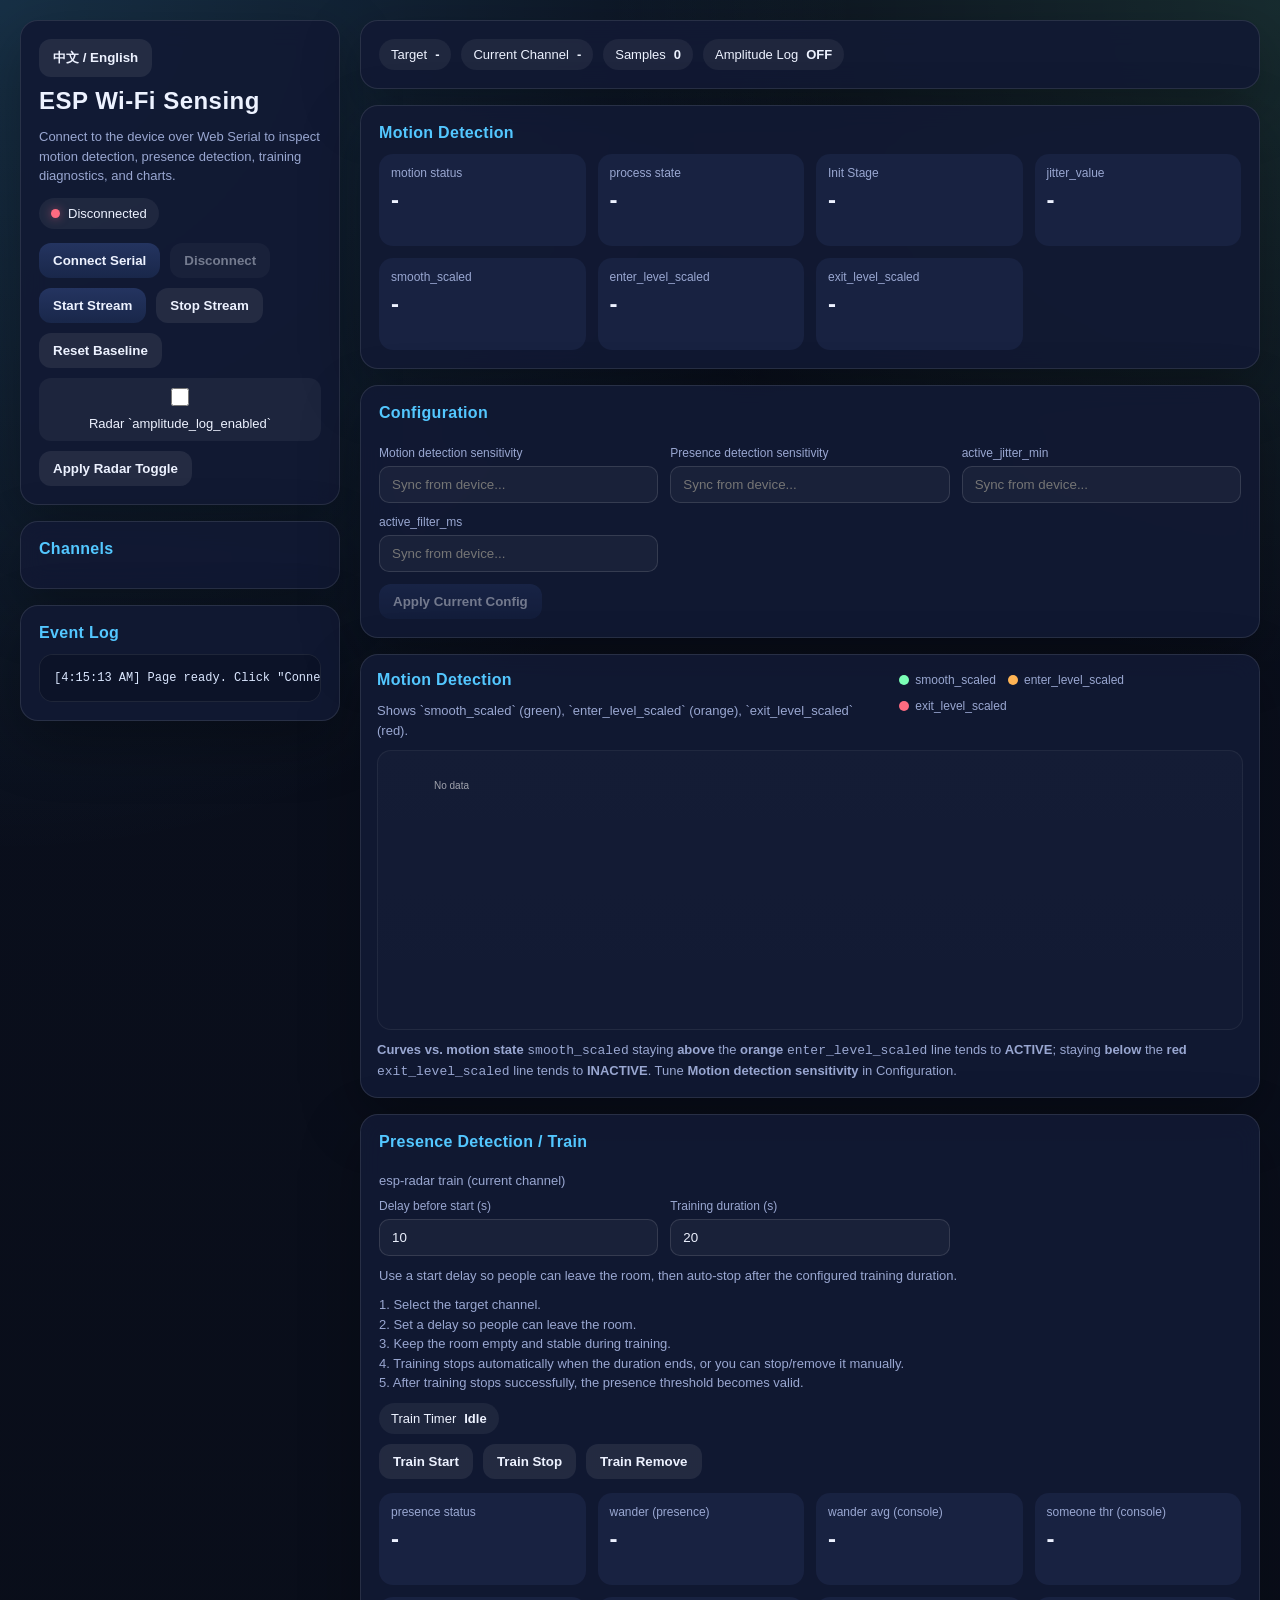
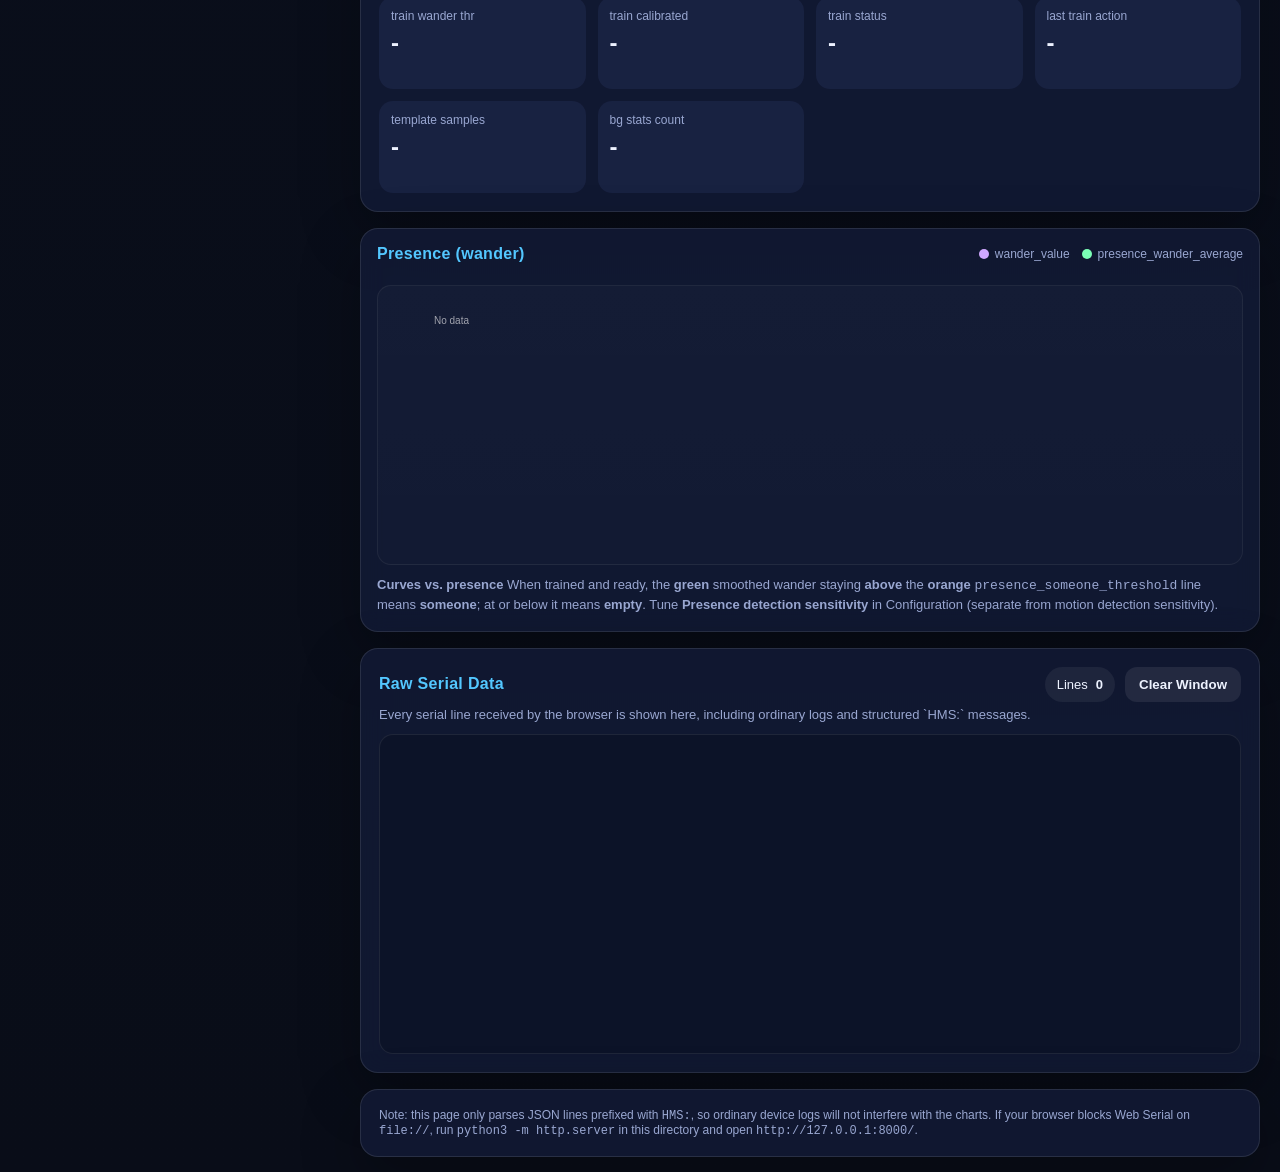
<file: examples/esp-radar/wifi_sensing_demo/tools/web_serial_monitor.html>
<!DOCTYPE html>
<html lang="zh-CN">
<head>
  <meta charset="UTF-8" />
  <meta name="viewport" content="width=device-width, initial-scale=1.0" />
  <title>ESP Wi-Fi Sensing Web Serial Monitor</title>
  <style>
    :root {
      --bg: #0b1020;
      --panel: #121a33;
      --panel-soft: #182241;
      --text: #edf2ff;
      --muted: #99a7d1;
      --accent: #53c7ff;
      --accent-2: #7bffb6;
      --warn: #ffb454;
      --danger: #ff6b81;
      --grid: rgba(255, 255, 255, 0.08);
      --border: rgba(255, 255, 255, 0.1);
    }

    * {
      box-sizing: border-box;
    }

    body {
      margin: 0;
      font-family: "Segoe UI", "PingFang SC", "Microsoft YaHei", sans-serif;
      background:
        radial-gradient(circle at top left, rgba(83, 199, 255, 0.18), transparent 28%),
        radial-gradient(circle at right top, rgba(123, 255, 182, 0.12), transparent 22%),
        linear-gradient(180deg, #0a0f1d 0%, #090d18 100%);
      color: var(--text);
    }

    .app {
      max-width: 1600px;
      margin: 0 auto;
      padding: 20px;
      display: grid;
      grid-template-columns: 320px 1fr;
      gap: 20px;
    }

    .panel {
      background: rgba(18, 26, 51, 0.92);
      border: 1px solid var(--border);
      border-radius: 18px;
      box-shadow: 0 20px 60px rgba(0, 0, 0, 0.3);
      backdrop-filter: blur(12px);
    }

    .sidebar,
    .main {
      display: flex;
      flex-direction: column;
      gap: 16px;
    }

    .section {
      padding: 18px;
    }

    h1,
    h2,
    h3 {
      margin: 0 0 12px;
      font-weight: 700;
      letter-spacing: 0.02em;
    }

    h1 {
      font-size: 24px;
    }

    h2 {
      font-size: 16px;
      color: var(--accent);
    }

    .muted {
      color: var(--muted);
      font-size: 13px;
      line-height: 1.5;
    }

    .status-pill {
      display: inline-flex;
      align-items: center;
      gap: 8px;
      padding: 8px 12px;
      border-radius: 999px;
      font-size: 13px;
      background: rgba(255, 255, 255, 0.06);
    }

    .status-dot {
      width: 9px;
      height: 9px;
      border-radius: 999px;
      background: var(--danger);
      box-shadow: 0 0 10px rgba(255, 107, 129, 0.5);
    }

    .status-dot.connected {
      background: var(--accent-2);
      box-shadow: 0 0 10px rgba(123, 255, 182, 0.6);
    }

    .button-row,
    .toolbar {
      display: flex;
      flex-wrap: wrap;
      gap: 10px;
    }

    button {
      border: 0;
      border-radius: 12px;
      padding: 10px 14px;
      background: linear-gradient(180deg, #243460, #19274a);
      color: var(--text);
      font-weight: 600;
      cursor: pointer;
      transition: transform 0.12s ease, opacity 0.12s ease;
    }

    button:hover:not(:disabled) {
      transform: translateY(-1px);
    }

    button:disabled {
      opacity: 0.45;
      cursor: not-allowed;
    }

    button.secondary {
      background: rgba(255, 255, 255, 0.08);
    }

    .toggle-row {
      display: flex;
      align-items: center;
      gap: 10px;
      padding: 10px 12px;
      border-radius: 12px;
      background: rgba(255, 255, 255, 0.05);
      color: var(--text);
      font-size: 13px;
    }

    .toggle-row input {
      width: 18px;
      height: 18px;
      margin: 0;
    }

    .peer-list {
      display: flex;
      flex-direction: column;
      gap: 10px;
    }

    .peer-card {
      border: 1px solid transparent;
      border-radius: 14px;
      padding: 12px;
      background: var(--panel-soft);
      cursor: pointer;
    }

    .peer-card.active {
      border-color: rgba(83, 199, 255, 0.7);
      box-shadow: inset 0 0 0 1px rgba(83, 199, 255, 0.22);
    }

    .peer-card-title {
      display: flex;
      justify-content: space-between;
      align-items: center;
      margin-bottom: 8px;
      font-size: 15px;
      font-weight: 700;
    }

    .badge {
      padding: 4px 8px;
      border-radius: 999px;
      font-size: 11px;
      background: rgba(255, 255, 255, 0.08);
    }

    .badge.active {
      background: rgba(123, 255, 182, 0.18);
      color: var(--accent-2);
    }

    .badge.debounce {
      background: rgba(255, 180, 84, 0.2);
      color: var(--warn);
    }

    .peer-meta {
      display: grid;
      grid-template-columns: repeat(2, minmax(0, 1fr));
      gap: 8px;
      color: var(--muted);
      font-size: 12px;
    }

    .stat-grid {
      display: grid;
      grid-template-columns: repeat(4, minmax(0, 1fr));
      gap: 12px;
    }

    .stat-card {
      background: var(--panel-soft);
      border-radius: 14px;
      padding: 12px;
      min-height: 92px;
    }

    .stat-card .label {
      color: var(--muted);
      font-size: 12px;
      margin-bottom: 6px;
    }

    .stat-card .value {
      font-size: 24px;
      font-weight: 700;
      line-height: 1.2;
    }

    .chart-grid {
      display: grid;
      grid-template-columns: 1fr;
      gap: 16px;
    }

    .chart-card {
      padding: 16px;
    }

    .chart-head {
      display: flex;
      justify-content: space-between;
      align-items: baseline;
      gap: 12px;
      margin-bottom: 10px;
    }

    .chart-head .legend {
      display: flex;
      gap: 12px;
      flex-wrap: wrap;
      color: var(--muted);
      font-size: 12px;
    }

    .legend-item {
      display: inline-flex;
      align-items: center;
      gap: 6px;
    }

    .legend-color {
      width: 10px;
      height: 10px;
      border-radius: 999px;
    }

    canvas {
      width: 100%;
      height: 280px;
      background: linear-gradient(180deg, rgba(255, 255, 255, 0.02), rgba(255, 255, 255, 0.01));
      border-radius: 14px;
      border: 1px solid rgba(255, 255, 255, 0.06);
      display: block;
    }

    .config-form {
      display: grid;
      grid-template-columns: repeat(3, minmax(0, 1fr));
      gap: 12px;
    }

    label {
      display: flex;
      flex-direction: column;
      gap: 6px;
      font-size: 12px;
      color: var(--muted);
    }

    input {
      border: 1px solid rgba(255, 255, 255, 0.12);
      background: rgba(255, 255, 255, 0.04);
      color: var(--text);
      padding: 10px 12px;
      border-radius: 10px;
      outline: none;
    }

    pre {
      margin: 0;
      max-height: 220px;
      overflow: auto;
      padding: 14px;
      border-radius: 14px;
      background: #0c1328;
      color: #dbe7ff;
      border: 1px solid rgba(255, 255, 255, 0.08);
      font-size: 12px;
      line-height: 1.5;
    }

    .raw-log {
      min-height: 320px;
      max-height: 420px;
      white-space: pre-wrap;
      word-break: break-word;
    }

    .footer-note {
      font-size: 12px;
      color: var(--muted);
    }

    @media (max-width: 1200px) {
      .app {
        grid-template-columns: 1fr;
      }

      .stat-grid,
      .config-form {
        grid-template-columns: repeat(2, minmax(0, 1fr));
      }
    }

    @media (max-width: 760px) {
      .stat-grid,
      .config-form {
        grid-template-columns: 1fr;
      }
    }
  </style>
</head>
<body>
  <div class="app">
    <aside class="sidebar">
      <section class="panel section">
        <div class="button-row">
          <button id="languageToggleBtn" class="secondary">中文 / English</button>
        </div>
        <div style="height: 10px;"></div>
        <h1 id="appTitle">ESP Wi-Fi Sensing</h1>
        <div id="appIntro" class="muted">Connect to the device over Web Serial to inspect live FSM diagnostics, runtime controls, and charts.</div>
        <div style="height: 12px;"></div>
        <div class="status-pill">
          <span id="statusDot" class="status-dot"></span>
          <span id="statusText">Disconnected</span>
        </div>
        <div style="height: 14px;"></div>
        <div class="button-row">
          <button id="connectBtn">Connect Serial</button>
          <button id="disconnectBtn" class="secondary" disabled>Disconnect</button>
        </div>
        <div style="height: 10px;"></div>
        <div class="button-row">
          <button id="startStreamBtn">Start Stream</button>
          <button id="stopStreamBtn" class="secondary">Stop Stream</button>
          <button id="resetBaselineBtn" class="secondary">Reset Baseline</button>
        </div>
        <div style="height: 10px;"></div>
        <label class="toggle-row">
          <input id="amplitudeLogCheckbox" type="checkbox" />
          <span id="amplitudeToggleLabel">Radar `amplitude_log_enabled`</span>
        </label>
        <div style="height: 10px;"></div>
        <div class="button-row">
          <button id="applyRadarBtn" class="secondary">Apply Radar Toggle</button>
        </div>
      </section>

      <section class="panel section">
        <h2 id="channelsTitle">Channels</h2>
        <div id="peerList" class="peer-list"></div>
      </section>

      <section class="panel section">
        <h2 id="eventLogTitle">Event Log</h2>
        <pre id="eventLog"></pre>
      </section>
    </aside>

    <main class="main">
      <section class="panel section">
        <div class="toolbar">
          <div class="status-pill">
            <span id="targetLabel">Target</span>
            <strong id="targetText">-</strong>
          </div>
          <div class="status-pill">
            <span id="selectedPeerLabel">Current Channel</span>
            <strong id="selectedPeerText">-</strong>
          </div>
          <div class="status-pill">
            <span id="sampleCountLabel">Samples</span>
            <strong id="sampleCountText">0</strong>
          </div>
          <div class="status-pill">
            <span id="amplitudeLogLabel">Amplitude Log</span>
            <strong id="amplitudeLogText">-</strong>
          </div>
        </div>
      </section>

      <section class="panel section">
        <h2 id="currentStateTitle">Current State</h2>
        <div id="motionStatGrid" class="stat-grid"></div>
      </section>

      <section class="panel section">
        <h2 id="configPanelTitle">Configuration</h2>
        <div style="height: 12px;"></div>
        <form id="configForm" class="config-form" autocomplete="off">
          <label><span id="cfgMotionSensitivityLabel">Motion detection sensitivity</span><input id="cfgSensitivity" type="number" step="0.001" min="0.001" max="1.000" autocomplete="off" /></label>
          <label><span id="cfgPresenceSensitivityLabel">Presence detection sensitivity</span><input id="cfgPresenceSensitivity" type="number" step="0.001" min="0" max="1" autocomplete="off" /></label>
          <label>active_jitter_min<input id="cfgActiveJitterMin" type="number" step="0.001" autocomplete="off" /></label>
          <label>active_filter_ms<input id="cfgActiveFilterMs" type="number" step="1" autocomplete="off" /></label>
        </form>
        <div style="height: 12px;"></div>
        <div class="button-row">
          <button id="applyConfigBtn" disabled>Apply Current Config</button>
        </div>
      </section>

      <section class="panel chart-card">
        <div class="chart-head">
          <div>
            <h2 id="processingChartTitle">Motion Detection</h2>
            <div id="processingChartDesc" class="muted">Shows `smooth_scaled` (green), `enter_level_scaled` (orange), `exit_level_scaled` (red).</div>
          </div>
          <div class="legend" id="mainLegend"></div>
        </div>
        <canvas id="mainChart" width="1200" height="280"></canvas>
        <div style="height: 10px;"></div>
        <div id="motionThresholdGuide" class="muted"></div>
      </section>

      <section class="panel section">
        <h2 id="presenceSectionTitle">Presence Detection / Train</h2>
        <div style="height: 8px;"></div>
        <div id="trainSectionLabel" class="muted">esp-radar train (current channel)</div>
        <div style="height: 8px;"></div>
        <div class="config-form">
          <label><span id="trainDelayLabel">Delay before start (s)</span><input id="trainDelaySeconds" type="number" min="0" step="1" value="10" autocomplete="off" /></label>
          <label><span id="trainDurationLabel">Training duration (s)</span><input id="trainDurationSeconds" type="number" min="1" step="1" value="20" autocomplete="off" /></label>
        </div>
        <div style="height: 10px;"></div>
        <div id="trainScheduleDesc" class="muted">Use a start delay so people can leave the room, then auto-stop after the configured training duration.</div>
        <div style="height: 10px;"></div>
        <div id="trainUsageGuide" class="muted">1. Select the target channel. 2. Set a delay so people can leave the room. 3. Keep the room empty and stable during training. 4. Training stops automatically when the duration ends, or you can stop/remove it manually.</div>
        <div style="height: 10px;"></div>
        <div class="status-pill">
          <span id="trainTimerLabel">Train Timer</span>
          <strong id="trainTimerText">Idle</strong>
        </div>
        <div style="height: 10px;"></div>
        <div class="button-row">
          <button id="trainStartBtn" class="secondary">Train Start</button>
          <button id="trainStopBtn" class="secondary">Train Stop</button>
          <button id="trainRemoveBtn" class="secondary">Train Remove</button>
        </div>
        <div style="height: 14px;"></div>
        <div id="presenceStatGrid" class="stat-grid"></div>
      </section>

      <section class="panel chart-card">
        <div class="chart-head">
          <div>
            <h2 id="wanderChartTitle">Presence (wander)</h2>
          </div>
          <div class="legend" id="wanderLegend"></div>
        </div>
        <canvas id="wanderChart" width="1200" height="280"></canvas>
        <div style="height: 10px;"></div>
        <div id="presenceThresholdGuide" class="muted"></div>
      </section>

      <section class="panel section">
        <div class="chart-head">
          <div>
            <h2 id="rawDataTitle">Raw Serial Data</h2>
            <div id="rawDataDesc" class="muted">Every serial line received by the browser is shown here, including ordinary logs and structured `HMS:` messages.</div>
          </div>
          <div class="button-row">
            <div class="status-pill">
              <span id="rawLineCountLabel">Lines</span>
              <strong id="rawLineCountText">0</strong>
            </div>
            <button id="clearRawLogBtn" class="secondary">Clear Window</button>
          </div>
        </div>
        <pre id="rawDataLog" class="raw-log"></pre>
      </section>

      <section class="panel section">
        <div class="footer-note" id="footerNote">
          Note: this page only parses JSON lines prefixed with <code>HMS:</code>, so ordinary device logs will not interfere with the charts.
          If your browser blocks Web Serial on <code>file://</code>, run <code>python3 -m http.server</code> in this directory and open <code>http://127.0.0.1:8000/</code>.
        </div>
      </section>
    </main>
  </div>

  <script>
    const HMS_PREFIX = "HMS:";
    const MAX_SAMPLES = 240;
    const MAX_RAW_LINES = 400;
    const MAX_RAW_CHARS = 120000;
    const RAW_LOG_FLUSH_MS = 80;
    const peers = new Map();
    const peerCards = new Map();
    const eventLog = [];
    const rawSerialLines = [];

    let port = null;
    let reader = null;
    let writer = null;
    let selectedPeer = null;
    let appInfo = { target: "-", stream_period_ms: 0, amplitude_log_enabled: false };
    let redrawTimer = null;
    let rawLogCharCount = 0;
    let rawLogFlushTimer = null;
    let currentLanguage = "en";

    const I18N = {
      en: {
        pageTitle: "ESP Wi-Fi Sensing Web Serial Monitor",
        appTitle: "ESP Wi-Fi Sensing",
        appIntro: "Connect to the device over Web Serial to inspect motion detection, presence detection, training diagnostics, and charts.",
        statusConnected: "Connected",
        statusDisconnected: "Disconnected",
        connectBtn: "Connect Serial",
        disconnectBtn: "Disconnect",
        startStreamBtn: "Start Stream",
        stopStreamBtn: "Stop Stream",
        resetBaselineBtn: "Reset Baseline",
        trainSectionLabel: "esp-radar train (current channel)",
        trainDelayLabel: "Delay before start (s)",
        trainDurationLabel: "Training duration (s)",
        trainScheduleDesc: "Use a start delay so people can leave the room, then auto-stop after the configured training duration.",
        trainUsageGuide: "1. Select the target channel.<br>2. Set a delay so people can leave the room.<br>3. Keep the room empty and stable during training.<br>4. Training stops automatically when the duration ends, or you can stop/remove it manually.<br>5. After training stops successfully, the presence threshold becomes valid.",
        trainTimerLabel: "Train Timer",
        trainTimerIdle: "Idle",
        trainTimerWaiting: "Waiting to start",
        trainTimerRunning: "Training",
        trainStartBtn: "Train Start",
        trainStopBtn: "Train Stop",
        trainRemoveBtn: "Train Remove",
        amplitudeToggleLabel: "Radar `amplitude_log_enabled`",
        applyRadarBtn: "Apply Radar Toggle",
        channelsTitle: "Channels",
        eventLogTitle: "Event Log",
        targetLabel: "Target",
        selectedPeerLabel: "Current Channel",
        sampleCountLabel: "Samples",
        amplitudeLogLabel: "Amplitude Log",
        currentStateTitle: "Motion Detection",
        presenceSectionTitle: "Presence Detection / Train",
        configPanelTitle: "Configuration",
        cfgMotionSensitivityLabel: "Motion detection sensitivity",
        cfgPresenceSensitivityLabel: "Presence detection sensitivity",
        applyConfigBtn: "Apply Current Config",
        configWaitingPlaceholder: "Sync from device...",
        processingChartTitle: "Motion Detection",
        processingChartDesc: "Shows `smooth_scaled` (green), `enter_level_scaled` (orange), `exit_level_scaled` (red).",
        motionThresholdGuide: "<strong>Curves vs. motion state</strong> <code>smooth_scaled</code> staying <strong>above</strong> the <strong>orange</strong> <code>enter_level_scaled</code> line tends to <strong>ACTIVE</strong>; staying <strong>below</strong> the <strong>red</strong> <code>exit_level_scaled</code> line tends to <strong>INACTIVE</strong>. Tune <strong>Motion detection sensitivity</strong> in Configuration.",
        presenceThresholdGuide: "<strong>Curves vs. presence</strong> When trained and ready, the <strong>green</strong> smoothed wander staying <strong>above</strong> the <strong>orange</strong> <code>presence_someone_threshold</code> line means <strong>someone</strong>; at or below it means <strong>empty</strong>. Tune <strong>Presence detection sensitivity</strong> in Configuration (separate from motion detection sensitivity).",
        wanderChartTitle: "Presence (wander)",
        rawDataTitle: "Raw Serial Data",
        rawDataDesc: "Every serial line received by the browser is shown here, including ordinary logs and structured `HMS:` messages.",
        rawLineCountLabel: "Lines",
        clearRawLogBtn: "Clear Window",
        footerNote: "Note: this page only parses JSON lines prefixed with <code>HMS:</code>, so ordinary device logs will not interfere with the charts. If your browser blocks Web Serial on <code>file://</code>, run <code>python3 -m http.server</code> in this directory and open <code>http://127.0.0.1:8000/</code>.",
        peerStateLabel: "State",
        peerInitLabel: "Init",
        peerJitterLabel: "Jitter",
        peerWanderLabel: "Wander",
        peerTrainThrLabel: "Train wander thr",
        statMotionStatus: "motion status",
        statState: "process state",
        statInitStage: "Init Stage",
        statWander: "wander (presence)",
        statTrainWanderThr: "train wander thr",
        statTrainCalibrated: "train calibrated",
        statTrainStatus: "train status",
        statTrainAction: "last train action",
        statTrainSamples: "template samples",
        statTrainBackgroundCount: "bg stats count",
        statWanderAverage: "wander avg (console)",
        statSomeoneThreshold: "someone thr (console)",
        statSomeoneStatus: "presence status",
        trainStatusNone: "none",
        trainStatusProgress: "in progress",
        trainStatusComplete: "complete",
        trainActionIdle: "idle",
        trainActionWaitBuffer: "waiting buffer",
        trainActionDiscardOutlier: "discard outlier",
        trainActionCollectSample: "collect sample",
        trainActionAccumulateBackground: "accumulate bg",
        yes: "yes",
        no: "no",
        logTrainNoPeer: "Select a channel before running train commands.",
        noData: "No data",
        logHello: "Received hello",
        logPeriod: "period",
        logAck: "ACK",
        logOk: "OK",
        logFail: "FAIL",
        logError: "ERROR",
        logUnsupported: "Web Serial is not supported in this browser. Please use Chrome or Edge.",
        logConnected: "Serial connected",
        logConnectFailed: "Connection failed",
        logDisconnectError: "Error while disconnecting",
        logDisconnected: "Serial disconnected",
        logJsonParseFailed: "JSON parse failed",
        logReadEnded: "Serial read ended",
        logNoPeer: "No configurable channel is currently selected.",
        logTrainDelayCancelled: "Scheduled training cancelled before start",
        logTrainScheduled: "Training scheduled",
        logTrainStarted: "Training started",
        logTrainAutoStopped: "Training auto-stopped",
        logTrainTimerCleared: "Training timer cleared",
        logReady: "Page ready. Click \"Connect Serial\" to begin.",
      },
      zh: {
        pageTitle: "ESP Wi-Fi Sensing Web Serial 监视器",
        appTitle: "ESP Wi-Fi Sensing",
        appIntro: "通过 Web Serial 连接设备串口，实时查看运动检测、存在检测、训练诊断与图表。",
        statusConnected: "已连接",
        statusDisconnected: "未连接",
        connectBtn: "连接串口",
        disconnectBtn: "断开",
        startStreamBtn: "开始流",
        stopStreamBtn: "停止流",
        resetBaselineBtn: "重置基线",
        trainSectionLabel: "esp-radar 校准（当前通道）",
        trainDelayLabel: "开始前延迟(秒)",
        trainDurationLabel: "训练持续时长(秒)",
        trainScheduleDesc: "设置开始前延迟，给房间内的人离开的时间；到达设定训练时长后会自动结束训练。",
        trainUsageGuide: "1. 先选择要训练的通道。<br>2. 设置开始前延迟，给房间里的人留出离开时间。<br>3. 训练过程中尽量保持房间无人、环境稳定。<br>4. 到达设定时长后会自动结束训练，也可以手动结束或清除训练。<br>5. 训练成功结束后，存在检测阈值才会生效。",
        trainTimerLabel: "训练计时",
        trainTimerIdle: "空闲",
        trainTimerWaiting: "等待开始",
        trainTimerRunning: "训练中",
        trainStartBtn: "开始训练",
        trainStopBtn: "结束训练",
        trainRemoveBtn: "清除训练数据",
        amplitudeToggleLabel: "Radar `amplitude_log_enabled`",
        applyRadarBtn: "应用 Radar 开关",
        channelsTitle: "通道",
        eventLogTitle: "事件日志",
        targetLabel: "目标芯片",
        selectedPeerLabel: "当前通道",
        sampleCountLabel: "采样缓存",
        amplitudeLogLabel: "Amplitude Log",
        currentStateTitle: "运动检测",
        presenceSectionTitle: "存在检测 / 训练",
        configPanelTitle: "配置面板",
        cfgMotionSensitivityLabel: "运动检测灵敏度",
        cfgPresenceSensitivityLabel: "存在检测灵敏度",
        applyConfigBtn: "应用当前配置",
        configWaitingPlaceholder: "等待设备同步...",
        processingChartTitle: "运动检测",
        processingChartDesc: "显示 `smooth_scaled`（绿）、`enter_level_scaled`（橙）、`exit_level_scaled`（红）。",
        motionThresholdGuide: "<strong>曲线与运动状态</strong> <code>smooth_scaled</code> <strong>持续高于</strong> 橙色 <code>enter_level_scaled</code> → 趋向 <strong>运动 ACTIVE</strong>；<strong>持续低于</strong> 红色 <code>exit_level_scaled</code> → 趋向 <strong>运动 INACTIVE</strong>。在配置区调节 <strong>运动检测灵敏度</strong>。",
        presenceThresholdGuide: "<strong>曲线与存在状态</strong> 训练就绪后，绿线（平滑后的 wander）<strong>高于</strong> 橙色 <code>presence_someone_threshold</code> → <strong>有人</strong>；不高于 → <strong>无人</strong>。在配置区调节 <strong>存在检测灵敏度</strong>（与 <strong>运动检测灵敏度</strong> 分开）。",
        wanderChartTitle: "存在检测 (wander)",
        rawDataTitle: "全量串口数据",
        rawDataDesc: "串口收到的每一行数据都会集中显示在这里，包含普通日志和 `HMS:` 数据。",
        rawLineCountLabel: "行数",
        clearRawLogBtn: "清空窗口",
        footerNote: "说明：这个页面只解析串口里以 <code>HMS:</code> 开头的 JSON 行，因此即使设备还在输出普通日志，也不会影响图表显示。如果浏览器不允许直接从 <code>file://</code> 使用 Web Serial，请在当前目录执行 <code>python3 -m http.server</code> 后通过 <code>http://127.0.0.1:8000/</code> 打开。",
        peerStateLabel: "状态",
        peerInitLabel: "初始化",
        peerJitterLabel: "jitter",
        peerWanderLabel: "wander",
        peerTrainThrLabel: "训练 wander 阈值",
        statMotionStatus: "运动状态",
        statState: "过程状态",
        statInitStage: "初始化阶段",
        statWander: "wander（存在）",
        statTrainWanderThr: "训练 wander 阈值",
        statTrainCalibrated: "训练已完成",
        statTrainStatus: "训练状态",
        statTrainAction: "最近训练动作",
        statTrainSamples: "模板样本数",
        statTrainBackgroundCount: "背景统计数",
        statWanderAverage: "wander 均值(console)",
        statSomeoneThreshold: "有人阈值(console)",
        statSomeoneStatus: "存在状态",
        trainStatusNone: "未训练",
        trainStatusProgress: "训练中",
        trainStatusComplete: "已完成",
        trainActionIdle: "空闲",
        trainActionWaitBuffer: "等待缓冲",
        trainActionDiscardOutlier: "异常丢弃",
        trainActionCollectSample: "采集模板",
        trainActionAccumulateBackground: "累计背景",
        yes: "是",
        no: "否",
        logTrainNoPeer: "请先选择一个通道再执行训练命令。",
        noData: "暂无数据",
        logHello: "收到 hello",
        logPeriod: "周期",
        logAck: "ACK",
        logOk: "OK",
        logFail: "FAIL",
        logError: "ERROR",
        logUnsupported: "当前浏览器不支持 Web Serial，请使用 Chrome 或 Edge。",
        logConnected: "串口已连接",
        logConnectFailed: "连接失败",
        logDisconnectError: "断开时发生异常",
        logDisconnected: "串口已断开",
        logJsonParseFailed: "JSON 解析失败",
        logReadEnded: "串口读取结束",
        logNoPeer: "当前没有可配置的通道。",
        logTrainDelayCancelled: "已取消延迟中的训练",
        logTrainScheduled: "训练已计划",
        logTrainStarted: "训练已开始",
        logTrainAutoStopped: "训练已自动结束",
        logTrainTimerCleared: "训练计时已清除",
        logReady: "页面已就绪，点击“连接串口”开始。",
      },
    };

    function t(key) {
      return I18N[currentLanguage][key] ?? key;
    }

    const statusDot = document.getElementById("statusDot");
    const statusText = document.getElementById("statusText");
    const targetText = document.getElementById("targetText");
    const selectedPeerText = document.getElementById("selectedPeerText");
    const sampleCountText = document.getElementById("sampleCountText");
    const amplitudeLogText = document.getElementById("amplitudeLogText");
    const rawLineCountText = document.getElementById("rawLineCountText");
    const amplitudeLogCheckbox = document.getElementById("amplitudeLogCheckbox");
    const applyConfigBtn = document.getElementById("applyConfigBtn");
    const peerList = document.getElementById("peerList");
    const motionStatGrid = document.getElementById("motionStatGrid");
    const presenceStatGrid = document.getElementById("presenceStatGrid");
    const trainDelayInput = document.getElementById("trainDelaySeconds");
    const trainDurationInput = document.getElementById("trainDurationSeconds");
    const trainTimerText = document.getElementById("trainTimerText");
    const eventLogEl = document.getElementById("eventLog");
    const rawDataLogEl = document.getElementById("rawDataLog");
    const mainChart = document.getElementById("mainChart");
    const wanderChart = document.getElementById("wanderChart");
    const mainLegend = document.getElementById("mainLegend");
    const wanderLegend = document.getElementById("wanderLegend");

    const configInputs = {
      motion_sensitivity: document.getElementById("cfgSensitivity"),
      presence_sensitivity: document.getElementById("cfgPresenceSensitivity"),
      active_jitter_min: document.getElementById("cfgActiveJitterMin"),
      active_filter_ms: document.getElementById("cfgActiveFilterMs"),
    };

    const trainAutomation = {
      phase: "idle",
      peer: "",
      startAtMs: 0,
      stopAtMs: 0,
      startTimer: null,
      stopTimer: null,
      tickerTimer: null,
    };

    function applyLanguage() {
      document.documentElement.lang = currentLanguage === "en" ? "en" : "zh-CN";
      document.title = t("pageTitle");
      document.getElementById("appTitle").textContent = t("appTitle");
      document.getElementById("appIntro").textContent = t("appIntro");
      document.getElementById("connectBtn").textContent = t("connectBtn");
      document.getElementById("disconnectBtn").textContent = t("disconnectBtn");
      document.getElementById("languageToggleBtn").textContent = "中文 / English";
      document.getElementById("startStreamBtn").textContent = t("startStreamBtn");
      document.getElementById("stopStreamBtn").textContent = t("stopStreamBtn");
      document.getElementById("resetBaselineBtn").textContent = t("resetBaselineBtn");
      document.getElementById("trainSectionLabel").textContent = t("trainSectionLabel");
      document.getElementById("trainDelayLabel").textContent = t("trainDelayLabel");
      document.getElementById("trainDurationLabel").textContent = t("trainDurationLabel");
      document.getElementById("trainScheduleDesc").textContent = t("trainScheduleDesc");
      document.getElementById("trainUsageGuide").innerHTML = t("trainUsageGuide");
      document.getElementById("motionThresholdGuide").innerHTML = t("motionThresholdGuide");
      document.getElementById("presenceThresholdGuide").innerHTML = t("presenceThresholdGuide");
      document.getElementById("trainTimerLabel").textContent = t("trainTimerLabel");
      document.getElementById("trainStartBtn").textContent = t("trainStartBtn");
      document.getElementById("trainStopBtn").textContent = t("trainStopBtn");
      document.getElementById("trainRemoveBtn").textContent = t("trainRemoveBtn");
      document.getElementById("amplitudeToggleLabel").textContent = t("amplitudeToggleLabel");
      document.getElementById("applyRadarBtn").textContent = t("applyRadarBtn");
      document.getElementById("channelsTitle").textContent = t("channelsTitle");
      document.getElementById("eventLogTitle").textContent = t("eventLogTitle");
      document.getElementById("targetLabel").textContent = t("targetLabel");
      document.getElementById("selectedPeerLabel").textContent = t("selectedPeerLabel");
      document.getElementById("sampleCountLabel").textContent = t("sampleCountLabel");
      document.getElementById("amplitudeLogLabel").textContent = t("amplitudeLogLabel");
      document.getElementById("currentStateTitle").textContent = t("currentStateTitle");
      document.getElementById("presenceSectionTitle").textContent = t("presenceSectionTitle");
      document.getElementById("configPanelTitle").textContent = t("configPanelTitle");
      document.getElementById("cfgMotionSensitivityLabel").textContent = t("cfgMotionSensitivityLabel");
      document.getElementById("cfgPresenceSensitivityLabel").textContent = t("cfgPresenceSensitivityLabel");
      document.getElementById("applyConfigBtn").textContent = t("applyConfigBtn");
      document.getElementById("processingChartTitle").textContent = t("processingChartTitle");
      document.getElementById("processingChartDesc").textContent = t("processingChartDesc");
      document.getElementById("wanderChartTitle").textContent = t("wanderChartTitle");
      document.getElementById("rawDataTitle").textContent = t("rawDataTitle");
      document.getElementById("rawDataDesc").textContent = t("rawDataDesc");
      document.getElementById("rawLineCountLabel").textContent = t("rawLineCountLabel");
      document.getElementById("clearRawLogBtn").textContent = t("clearRawLogBtn");
      document.getElementById("footerNote").innerHTML = t("footerNote");
      updateConfigFormPlaceholder();
      setConnected(!!port);
      renderTrainAutomationStatus();
    }

    function toggleLanguage() {
      currentLanguage = currentLanguage === "en" ? "zh" : "en";
      applyLanguage();
      renderAll();
    }

    function logEvent(text) {
      const now = new Date().toLocaleTimeString();
      eventLog.unshift(`[${now}] ${text}`);
      while (eventLog.length > 80) {
        eventLog.pop();
      }
      eventLogEl.textContent = eventLog.join("\n");
    }

    function renderRawLog() {
      rawDataLogEl.textContent = rawSerialLines.join("\n");
      rawLineCountText.textContent = String(rawSerialLines.length);
      rawDataLogEl.scrollTop = rawDataLogEl.scrollHeight;
      rawLogFlushTimer = null;
    }

    function scheduleRawLogRender() {
      if (rawLogFlushTimer !== null) {
        return;
      }
      rawLogFlushTimer = window.setTimeout(renderRawLog, RAW_LOG_FLUSH_MS);
    }

    function appendRawLine(text) {
      rawSerialLines.push(text);
      rawLogCharCount += text.length + 1;
      while (rawSerialLines.length > MAX_RAW_LINES || rawLogCharCount > MAX_RAW_CHARS) {
        const removedLine = rawSerialLines.shift();
        rawLogCharCount -= (removedLine?.length || 0) + 1;
      }
      scheduleRawLogRender();
    }

    function clearRawLines() {
      rawSerialLines.length = 0;
      rawLogCharCount = 0;
      if (rawLogFlushTimer !== null) {
        window.clearTimeout(rawLogFlushTimer);
        rawLogFlushTimer = null;
      }
      rawDataLogEl.textContent = "";
      rawLineCountText.textContent = "0";
    }

    function setConnected(connected) {
      statusDot.classList.toggle("connected", connected);
      statusText.textContent = connected ? t("statusConnected") : t("statusDisconnected");
      document.getElementById("disconnectBtn").disabled = !connected;
    }

    function clearTrainAutomationTimers() {
      if (trainAutomation.startTimer !== null) {
        window.clearTimeout(trainAutomation.startTimer);
        trainAutomation.startTimer = null;
      }
      if (trainAutomation.stopTimer !== null) {
        window.clearTimeout(trainAutomation.stopTimer);
        trainAutomation.stopTimer = null;
      }
      if (trainAutomation.tickerTimer !== null) {
        window.clearInterval(trainAutomation.tickerTimer);
        trainAutomation.tickerTimer = null;
      }
    }

    function clearTrainAutomationTicker() {
      if (trainAutomation.tickerTimer !== null) {
        window.clearInterval(trainAutomation.tickerTimer);
        trainAutomation.tickerTimer = null;
      }
    }

    function renderTrainAutomationStatus() {
      if (trainAutomation.phase === "waiting") {
        const remainingSec = Math.max(0, Math.ceil((trainAutomation.startAtMs - Date.now()) / 1000));
        trainTimerText.textContent = `${t("trainTimerWaiting")} ${remainingSec}s`;
        return;
      }
      if (trainAutomation.phase === "running") {
        const remainingSec = Math.max(0, Math.ceil((trainAutomation.stopAtMs - Date.now()) / 1000));
        trainTimerText.textContent = `${t("trainTimerRunning")} ${remainingSec}s`;
        return;
      }
      trainTimerText.textContent = t("trainTimerIdle");
    }

    function startTrainAutomationTicker() {
      clearTrainAutomationTicker();
      trainAutomation.tickerTimer = window.setInterval(renderTrainAutomationStatus, 250);
      renderTrainAutomationStatus();
    }

    function resetTrainAutomationState() {
      trainAutomation.phase = "idle";
      trainAutomation.peer = "";
      trainAutomation.startAtMs = 0;
      trainAutomation.stopAtMs = 0;
      clearTrainAutomationTimers();
      renderTrainAutomationStatus();
    }

    function cancelTrainAutomation(logKey) {
      if (trainAutomation.phase === "idle") {
        return;
      }
      resetTrainAutomationState();
      if (logKey) {
        logEvent(t(logKey));
      }
    }

    function ensurePeer(name, mac = "") {
      if (!peers.has(name)) {
        peers.set(name, {
          name,
          mac,
          latest: null,
          cfg: null,
          samples: [],
        });
      }
      const peer = peers.get(name);
      if (mac && !peer.mac) {
        peer.mac = mac;
      }
      if (!selectedPeer) {
        selectedPeer = name;
      }
      return peer;
    }

    function stateBadgeClass(name) {
      if (name === "ACTIVE") {
        return "active";
      }
      if (name && name.startsWith("DEBOUNCE")) {
        return "debounce";
      }
      return "";
    }

    function selectPeer(name) {
      if (!name || selectedPeer === name) {
        return;
      }
      selectedPeer = name;
      hydrateConfigForm();
      renderAll();
    }

    function renderPeerList() {
      const list = Array.from(peers.values());
      const visiblePeers = new Set();
      for (const peer of list) {
        let card = peerCards.get(peer.name);
        if (!card) {
          card = document.createElement("div");
          card.tabIndex = 0;
          card.addEventListener("pointerdown", (event) => {
            event.preventDefault();
            selectPeer(peer.name);
          });
          card.addEventListener("keydown", (event) => {
            if (event.key === "Enter" || event.key === " ") {
              event.preventDefault();
              selectPeer(peer.name);
            }
          });
          peerCards.set(peer.name, card);
        }

        visiblePeers.add(peer.name);
        card.className = "peer-card" + (peer.name === selectedPeer ? " active" : "");
        const latest = peer.latest || {};
        const badgeClass = stateBadgeClass(latest.state_name);
        card.innerHTML = `
          <div class="peer-card-title">
            <span>${peer.name}</span>
            <span class="badge ${badgeClass}">${latest.state_name || "-"}</span>
          </div>
          <div class="peer-meta">
            <div>MAC<br><strong>${peer.mac || "-"}</strong></div>
            <div>${t("peerStateLabel")}<br><strong>${latest.state_name || "-"}</strong></div>
            <div>${t("peerInitLabel")}<br><strong>${latest.init_stage_name || "-"}</strong></div>
            <div>${t("peerJitterLabel")}<br><strong>${Number(latest.jitter_value || 0).toFixed(3)}</strong></div>
            <div>${t("peerWanderLabel")}<br><strong>${Number(latest.wander_value || 0).toFixed(4)}</strong></div>
            <div>${t("peerTrainThrLabel")}<br><strong>${latest.train_thresholds_valid ? Number(latest.train_wander_threshold || 0).toFixed(4) : "-"}</strong></div>
          </div>
        `;
        peerList.appendChild(card);
      }

      for (const [name, card] of peerCards.entries()) {
        if (!visiblePeers.has(name)) {
          card.remove();
          peerCards.delete(name);
        }
      }
    }

    function formatScaled(value) {
      if (value === undefined || value === null) {
        return "-";
      }
      return (Number(value) / 1000).toFixed(3);
    }

    function formatTrainStatusName(name) {
      switch (name) {
        case "NONE":
          return t("trainStatusNone");
        case "PROGRESS":
          return t("trainStatusProgress");
        case "COMPLETE":
          return t("trainStatusComplete");
        default:
          return name || "-";
      }
    }

    function formatTrainActionName(name) {
      switch (name) {
        case "IDLE":
          return t("trainActionIdle");
        case "WAIT_BUFFER":
          return t("trainActionWaitBuffer");
        case "DISCARD_OUTLIER":
          return t("trainActionDiscardOutlier");
        case "COLLECT_SAMPLE":
          return t("trainActionCollectSample");
        case "ACCUMULATE_BACKGROUND":
          return t("trainActionAccumulateBackground");
        default:
          return name || "-";
      }
    }

    function statItem(label, value) {
      return `<div class="stat-card"><div class="label">${label}</div><div class="value">${value}</div></div>`;
    }

    function renderStats() {
      const peer = selectedPeer ? peers.get(selectedPeer) : null;
      const latest = peer?.latest;
      if (!latest) {
        motionStatGrid.innerHTML = [
          statItem(t("statMotionStatus"), "-"),
          statItem(t("statState"), "-"),
          statItem(t("statInitStage"), "-"),
          statItem("jitter_value", "-"),
          statItem("smooth_scaled", "-"),
          statItem("enter_level_scaled", "-"),
          statItem("exit_level_scaled", "-"),
        ].join("");
        presenceStatGrid.innerHTML = [
          statItem(t("statSomeoneStatus"), "-"),
          statItem(t("statWander"), "-"),
          statItem(t("statWanderAverage"), "-"),
          statItem(t("statSomeoneThreshold"), "-"),
          statItem(t("statTrainWanderThr"), "-"),
          statItem(t("statTrainCalibrated"), "-"),
          statItem(t("statTrainStatus"), "-"),
          statItem(t("statTrainAction"), "-"),
          statItem(t("statTrainSamples"), "-"),
          statItem(t("statTrainBackgroundCount"), "-"),
        ].join("");
        return;
      }

      const trainOk = !!latest.train_thresholds_valid;
      motionStatGrid.innerHTML = [
        statItem(t("statMotionStatus"), latest.motion_status ? t("yes") : t("no")),
        statItem(t("statState"), latest.state_name || "-"),
        statItem(t("statInitStage"), latest.init_stage_name || "-"),
        statItem("jitter_value", Number(latest.jitter_value || 0).toFixed(3)),
        statItem("smooth_scaled", formatScaled(latest.smooth_scaled)),
        statItem("enter_level_scaled", formatScaled(latest.enter_level_scaled)),
        statItem("exit_level_scaled", formatScaled(latest.exit_level_scaled)),
      ].join("");
      presenceStatGrid.innerHTML = [
        statItem(t("statSomeoneStatus"), latest.presence_ready ? (latest.presence_someone_status ? t("yes") : t("no")) : "-"),
        statItem(t("statWander"), Number(latest.wander_value || 0).toFixed(4)),
        statItem(t("statWanderAverage"), latest.presence_ready ? Number(latest.presence_wander_average || 0).toFixed(4) : "-"),
        statItem(t("statSomeoneThreshold"), Number.isFinite(Number(latest.presence_someone_threshold)) && latest.train_thresholds_valid ? Number(latest.presence_someone_threshold || 0).toFixed(4) : "-"),
        statItem(t("statTrainWanderThr"), trainOk ? Number(latest.train_wander_threshold || 0).toFixed(4) : "-"),
        statItem(t("statTrainCalibrated"), trainOk ? t("yes") : t("no")),
        statItem(t("statTrainStatus"), formatTrainStatusName(latest.train_status_name)),
        statItem(t("statTrainAction"), formatTrainActionName(latest.train_last_action_name)),
        statItem(t("statTrainSamples"), Number(latest.train_sample_count || 0)),
        statItem(t("statTrainBackgroundCount"), Number(latest.train_background_count || 0)),
      ].join("");
    }

    function buildLegend(container, items) {
      container.innerHTML = "";
      for (const item of items) {
        const el = document.createElement("div");
        el.className = "legend-item";
        el.innerHTML = `<span class="legend-color" style="background:${item.color}"></span><span>${item.label}</span>`;
        container.appendChild(el);
      }
    }

    function getSelectedSamples() {
      const peer = selectedPeer ? peers.get(selectedPeer) : null;
      return peer?.samples || [];
    }

    function drawLineChart(canvas, seriesList, formatter) {
      const ctx = canvas.getContext("2d");
      const dpr = window.devicePixelRatio || 1;
      const width = canvas.clientWidth;
      const height = canvas.clientHeight;
      if (canvas.width !== Math.floor(width * dpr) || canvas.height !== Math.floor(height * dpr)) {
        canvas.width = Math.floor(width * dpr);
        canvas.height = Math.floor(height * dpr);
      }
      ctx.setTransform(dpr, 0, 0, dpr, 0, 0);
      ctx.clearRect(0, 0, width, height);

      const padding = { top: 18, right: 20, bottom: 28, left: 52 };
      const plotWidth = width - padding.left - padding.right;
      const plotHeight = height - padding.top - padding.bottom;
      if (plotWidth <= 0 || plotHeight <= 0) {
        return;
      }

      const values = [];
      for (const series of seriesList) {
        values.push(...series.values.filter((v) => Number.isFinite(v)));
      }
      if (values.length === 0) {
        ctx.fillStyle = "rgba(255,255,255,0.6)";
        ctx.fillText(t("noData"), padding.left + 4, padding.top + 20);
        return;
      }

      const min = 0;
      let max = Math.max(...values);
      if (max <= min) {
        max = 1;
      } else {
        max += max * 0.08;
      }

      ctx.strokeStyle = "rgba(255,255,255,0.08)";
      ctx.lineWidth = 1;
      ctx.beginPath();
      for (let i = 0; i <= 4; i++) {
        const y = padding.top + (plotHeight * i) / 4;
        ctx.moveTo(padding.left, y);
        ctx.lineTo(padding.left + plotWidth, y);
      }
      ctx.stroke();

      ctx.fillStyle = "rgba(255,255,255,0.55)";
      ctx.font = "12px sans-serif";
      for (let i = 0; i <= 4; i++) {
        const ratio = 1 - i / 4;
        const value = min + (max - min) * ratio;
        const y = padding.top + plotHeight * i / 4 + 4;
        ctx.fillText(formatter(value), 8, y);
      }

      for (const series of seriesList) {
        ctx.beginPath();
        ctx.lineWidth = series.width || 2;
        ctx.strokeStyle = series.color;
        series.values.forEach((value, index) => {
          if (!Number.isFinite(value)) {
            return;
          }
          const x = padding.left + (plotWidth * index) / Math.max(series.values.length - 1, 1);
          const y = padding.top + ((max - value) / (max - min)) * plotHeight;
          if (index === 0) {
            ctx.moveTo(x, y);
          } else {
            ctx.lineTo(x, y);
          }
        });
        ctx.stroke();
      }
    }

    function renderCharts() {
      const samples = getSelectedSamples();
      sampleCountText.textContent = String(samples.length);
      selectedPeerText.textContent = selectedPeer || "-";

      const processingSeries = [
        { label: "smooth_scaled", color: "#7bffb6", values: samples.map((s) => Number(s.smooth_scaled) / 1000) },
        { label: "enter_level_scaled", color: "#ffb454", values: samples.map((s) => Number(s.enter_level_scaled) / 1000), width: 1.5 },
        { label: "exit_level_scaled", color: "#ff6b81", values: samples.map((s) => Number(s.exit_level_scaled) / 1000), width: 1.5 },
      ];
      buildLegend(mainLegend, processingSeries);
      drawLineChart(mainChart, processingSeries, (v) => v.toFixed(3));

      const peerSnap = selectedPeer ? peers.get(selectedPeer) : null;
      const snap = peerSnap?.latest || {};
      const wanderSeries = [
        { label: "wander_value", color: "#d0a8ff", values: samples.map((s) => Number(s.wander_value)) },
      ];
      wanderSeries.push({
        label: "presence_wander_average",
        color: "#7bffb6",
        width: 2,
        values: samples.map((s) => s.presence_ready ? Number(s.presence_wander_average) : NaN),
      });
      if (samples.some((s) => Number.isFinite(Number(s.presence_someone_threshold)) && s.train_thresholds_valid)) {
        wanderSeries.push({
          label: "presence_someone_threshold",
          color: "#ffb454",
          width: 1.5,
          values: samples.map((s) => s.train_thresholds_valid ? Number(s.presence_someone_threshold) : NaN),
        });
      }
      buildLegend(wanderLegend, wanderSeries);
      drawLineChart(wanderChart, wanderSeries, (v) => v.toFixed(4));
    }

    function renderAll() {
      targetText.textContent = appInfo.target || "-";
      amplitudeLogText.textContent = appInfo.amplitude_log_enabled ? "ON" : "OFF";
      renderPeerList();
      renderStats();
      renderCharts();
    }

    function setConfigFormEnabled(enabled) {
      for (const input of Object.values(configInputs)) {
        input.disabled = !enabled;
      }
      applyConfigBtn.disabled = !enabled;
    }

    function updateConfigFormPlaceholder() {
      const peer = selectedPeer ? peers.get(selectedPeer) : null;
      const placeholder = (!peer?.cfg) ? t("configWaitingPlaceholder") : "";
      for (const input of Object.values(configInputs)) {
        input.placeholder = placeholder;
      }
    }

    function clearConfigForm() {
      for (const input of Object.values(configInputs)) {
        input.value = "";
      }
      setConfigFormEnabled(false);
      updateConfigFormPlaceholder();
    }

    function hydrateConfigForm() {
      const peer = selectedPeer ? peers.get(selectedPeer) : null;
      if (!peer?.cfg) {
        clearConfigForm();
        return;
      }
      for (const [key, input] of Object.entries(configInputs)) {
        const v = peer.cfg[key];
        if (v !== undefined && v !== null && v !== "") {
          input.value = String(v);
        } else if (key === "presence_sensitivity") {
          input.value = "0.25";
        } else {
          input.value = "";
        }
      }
      setConfigFormEnabled(true);
      updateConfigFormPlaceholder();
    }

    function handleMessage(msg) {
      if (msg.type === "hello") {
        appInfo = msg;
        amplitudeLogCheckbox.checked = !!msg.amplitude_log_enabled;
        if (Array.isArray(msg.peers)) {
          for (const name of msg.peers) {
            ensurePeer(name);
          }
        }
        logEvent(`${t("logHello")}: ${msg.target}, ${t("logPeriod")} ${msg.stream_period_ms}ms`);
      } else if (msg.type === "runtime") {
        appInfo = { ...appInfo, ...msg };
        amplitudeLogCheckbox.checked = !!msg.amplitude_log_enabled;
      } else if (msg.type === "config") {
        const peer = ensurePeer(msg.peer, msg.mac);
        peer.cfg = msg;
        if (selectedPeer === msg.peer) {
          hydrateConfigForm();
        }
      } else if (msg.type === "sample") {
        const peer = ensurePeer(msg.peer, msg.mac);
        peer.latest = msg;
        peer.samples.push(msg);
        while (peer.samples.length > MAX_SAMPLES) {
          peer.samples.shift();
        }
      } else if (msg.type === "ack") {
        logEvent(`${t("logAck")} ${msg.cmd}: ${msg.ok ? t("logOk") : t("logFail")} ${msg.detail || ""}`);
      } else if (msg.type === "error") {
        logEvent(`${t("logError")}: ${msg.message}`);
      }
      renderAll();
    }

    async function sendCommand(command) {
      if (!writer) {
        return;
      }
      const payload = `HMSCMD ${command}\n`;
      appendRawLine(`>> ${payload.trim()}`);
      await writer.write(new TextEncoder().encode(payload));
    }

    async function connectSerial() {
      if (!("serial" in navigator)) {
        logEvent(t("logUnsupported"));
        return;
      }
      try {
        clearConfigForm();
        port = await navigator.serial.requestPort();
        await port.open({
          baudRate: 921600,
          dataBits: 8,
          stopBits: 1,
          parity: "none",
          flowControl: "none",
          bufferSize: 4096,
        });
        writer = port.writable.getWriter();
        setConnected(true);
        logEvent(t("logConnected"));
        startReadLoop();
        await sendCommand("HELLO");
        await sendCommand("GET_RUNTIME");
        await sendCommand("GET_CFG ALL");
      } catch (error) {
        logEvent(`${t("logConnectFailed")}: ${error.message}`);
      }
    }

    async function disconnectSerial() {
      try {
        if (trainAutomation.phase === "running" && trainAutomation.peer && writer) {
          await sendTrainCommand("TRAIN_STOP", trainAutomation.peer);
        }
        if (reader) {
          await reader.cancel();
          reader.releaseLock();
          reader = null;
        }
        if (writer) {
          writer.releaseLock();
          writer = null;
        }
        if (port) {
          await port.close();
          port = null;
        }
      } catch (error) {
        logEvent(`${t("logDisconnectError")}: ${error.message}`);
      } finally {
        cancelTrainAutomation(null);
        clearConfigForm();
        setConnected(false);
        logEvent(t("logDisconnected"));
      }
    }

    async function startReadLoop() {
      if (!port?.readable) {
        return;
      }
      reader = port.readable.getReader();
      let buffer = "";
      try {
        while (true) {
          const { value, done } = await reader.read();
          if (done) {
            break;
          }
          buffer += new TextDecoder().decode(value, { stream: true });
          const lines = buffer.split("\n");
          buffer = lines.pop();
          for (const rawLine of lines) {
            const line = rawLine.replace(/\r$/, "");
            appendRawLine(line);
            const trimmedLine = line.trim();
            if (!trimmedLine) {
              continue;
            }
            if (!trimmedLine.startsWith(HMS_PREFIX)) {
              continue;
            }
            try {
              handleMessage(JSON.parse(trimmedLine.slice(HMS_PREFIX.length)));
            } catch (error) {
              logEvent(`${t("logJsonParseFailed")}: ${error.message}`);
            }
          }
        }
      } catch (error) {
        logEvent(`${t("logReadEnded")}: ${error.message}`);
      } finally {
        if (reader) {
          reader.releaseLock();
          reader = null;
        }
      }
    }

    async function applyConfig() {
      if (!selectedPeer) {
        logEvent(t("logNoPeer"));
        return;
      }
      const params = [
        `motion_sensitivity=${configInputs.motion_sensitivity.value}`,
        `presence_sensitivity=${configInputs.presence_sensitivity.value}`,
        `active_jitter_min=${configInputs.active_jitter_min.value}`,
        `active_filter_ms=${configInputs.active_filter_ms.value}`,
      ];
      await sendCommand(`SET_CFG ${selectedPeer} ${params.join(" ")}`);
    }

    async function applyRadarConfig() {
      await sendCommand(`SET_AMPLITUDE_LOG ${amplitudeLogCheckbox.checked ? 1 : 0}`);
    }

    async function sendTrainCommand(cmd, peerName = selectedPeer) {
      if (!peerName) {
        logEvent(t("logTrainNoPeer"));
        return;
      }
      await sendCommand(`${cmd} ${peerName}`);
    }

    async function beginAutomatedTraining(peerName, durationSec) {
      trainAutomation.phase = "running";
      trainAutomation.peer = peerName;
      trainAutomation.startTimer = null;
      trainAutomation.stopAtMs = Date.now() + durationSec * 1000;
      trainAutomation.stopTimer = window.setTimeout(async () => {
        const targetPeer = trainAutomation.peer;
        resetTrainAutomationState();
        await sendTrainCommand("TRAIN_STOP", targetPeer);
        logEvent(`${t("logTrainAutoStopped")}: ${targetPeer}`);
      }, durationSec * 1000);
      startTrainAutomationTicker();
      await sendTrainCommand("TRAIN_START", peerName);
      logEvent(`${t("logTrainStarted")}: ${peerName}, ${durationSec}s`);
    }

    async function startDelayedTraining() {
      if (!selectedPeer) {
        logEvent(t("logTrainNoPeer"));
        return;
      }
      const peerName = selectedPeer;
      const delayValue = Number(trainDelayInput.value || 0);
      const durationValue = Number(trainDurationInput.value || 0);
      const delaySec = Number.isFinite(delayValue) ? Math.max(0, delayValue) : 0;
      const durationSec = Number.isFinite(durationValue) ? Math.max(1, durationValue) : 1;
      if (trainAutomation.phase === "running" && trainAutomation.peer) {
        await sendTrainCommand("TRAIN_STOP", trainAutomation.peer);
      }
      cancelTrainAutomation(null);

      if (delaySec <= 0) {
        await beginAutomatedTraining(peerName, durationSec);
        return;
      }

      trainAutomation.phase = "waiting";
      trainAutomation.peer = peerName;
      trainAutomation.startAtMs = Date.now() + delaySec * 1000;
      trainAutomation.startTimer = window.setTimeout(async () => {
        await beginAutomatedTraining(peerName, durationSec);
      }, delaySec * 1000);
      startTrainAutomationTicker();
      logEvent(`${t("logTrainScheduled")}: ${peerName}, delay=${delaySec}s, duration=${durationSec}s`);
    }

    async function handleManualTrainStop() {
      if (trainAutomation.phase === "waiting") {
        cancelTrainAutomation("logTrainDelayCancelled");
        return;
      }
      const peerName = trainAutomation.peer || selectedPeer;
      if (!peerName) {
        logEvent(t("logTrainNoPeer"));
        return;
      }
      cancelTrainAutomation("logTrainTimerCleared");
      await sendTrainCommand("TRAIN_STOP", peerName);
    }

    async function handleTrainRemove() {
      const peerName = trainAutomation.peer || selectedPeer;
      if (!peerName) {
        logEvent(t("logTrainNoPeer"));
        return;
      }
      cancelTrainAutomation("logTrainTimerCleared");
      await sendTrainCommand("TRAIN_REMOVE", peerName);
    }

    function bindEvents() {
      document.getElementById("connectBtn").addEventListener("click", connectSerial);
      document.getElementById("disconnectBtn").addEventListener("click", disconnectSerial);
      document.getElementById("languageToggleBtn").addEventListener("click", toggleLanguage);
      document.getElementById("startStreamBtn").addEventListener("click", () => sendCommand("START_STREAM"));
      document.getElementById("stopStreamBtn").addEventListener("click", () => sendCommand("STOP_STREAM"));
      document.getElementById("resetBaselineBtn").addEventListener("click", () => sendCommand("RESET_BASELINE"));
      document.getElementById("trainStartBtn").addEventListener("click", startDelayedTraining);
      document.getElementById("trainStopBtn").addEventListener("click", handleManualTrainStop);
      document.getElementById("trainRemoveBtn").addEventListener("click", handleTrainRemove);
      document.getElementById("applyRadarBtn").addEventListener("click", () => applyRadarConfig());
      document.getElementById("clearRawLogBtn").addEventListener("click", clearRawLines);
      document.getElementById("applyConfigBtn").addEventListener("click", (event) => {
        event.preventDefault();
        applyConfig();
      });
      window.addEventListener("beforeunload", () => {
        if (port) {
          disconnectSerial();
        }
      });
    }

    function startRenderLoop() {
      if (redrawTimer) {
        return;
      }
      redrawTimer = window.setInterval(renderAll, 120);
    }

    bindEvents();
    applyLanguage();
    clearConfigForm();
    startRenderLoop();
    renderAll();
    logEvent(t("logReady"));
  </script>
</body>
</html>
</file>
